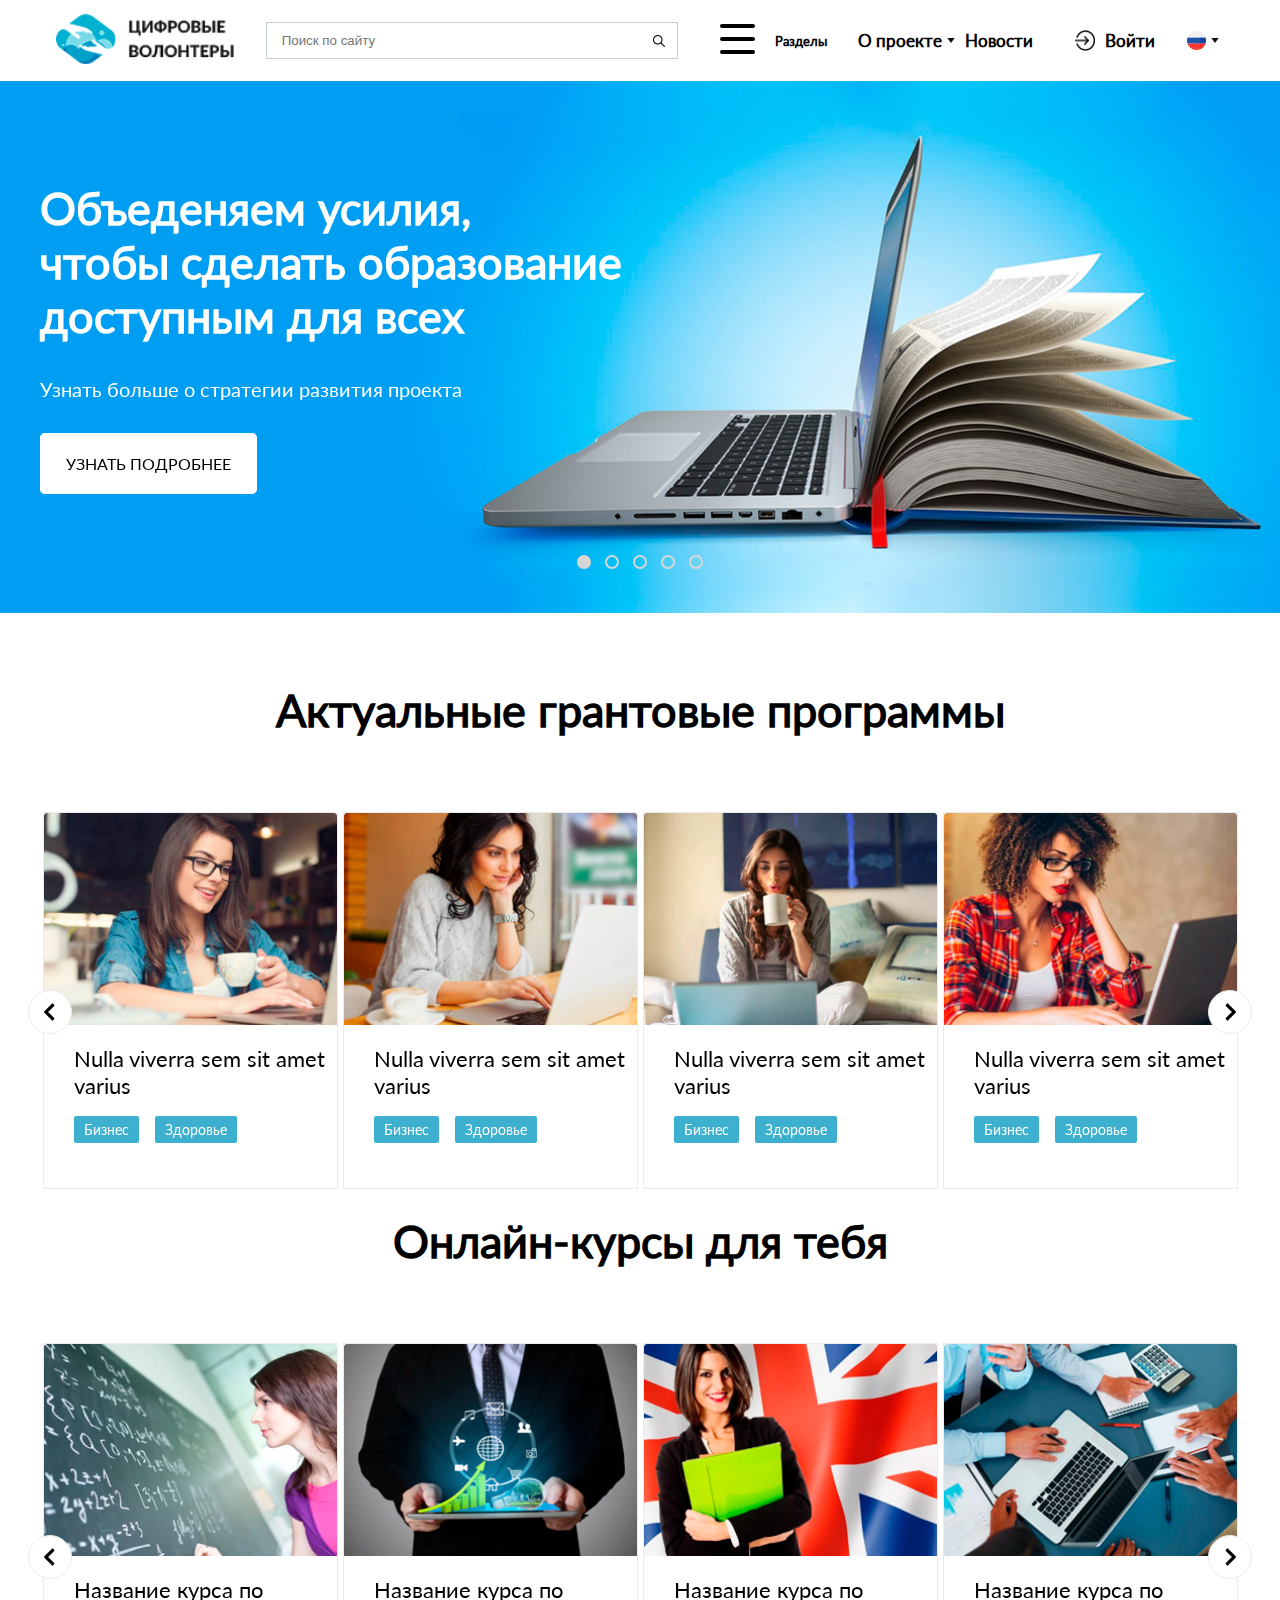
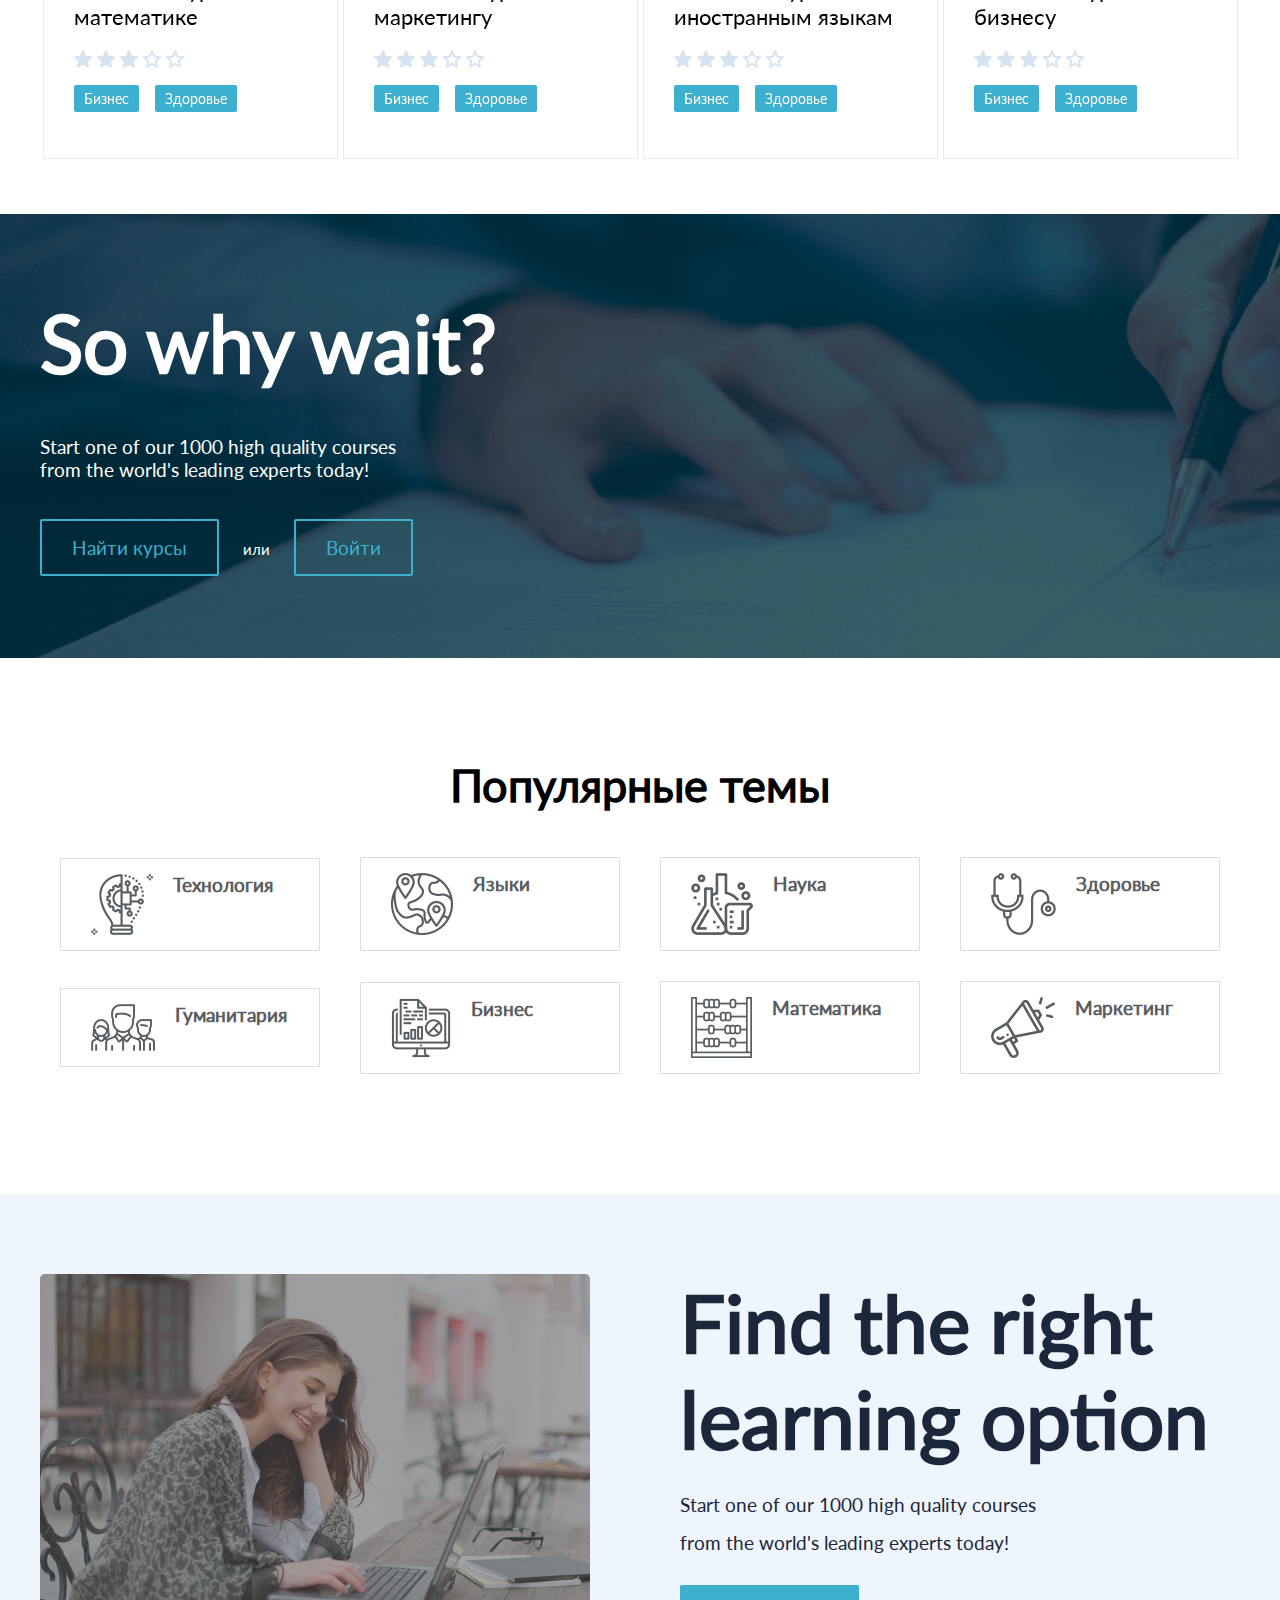
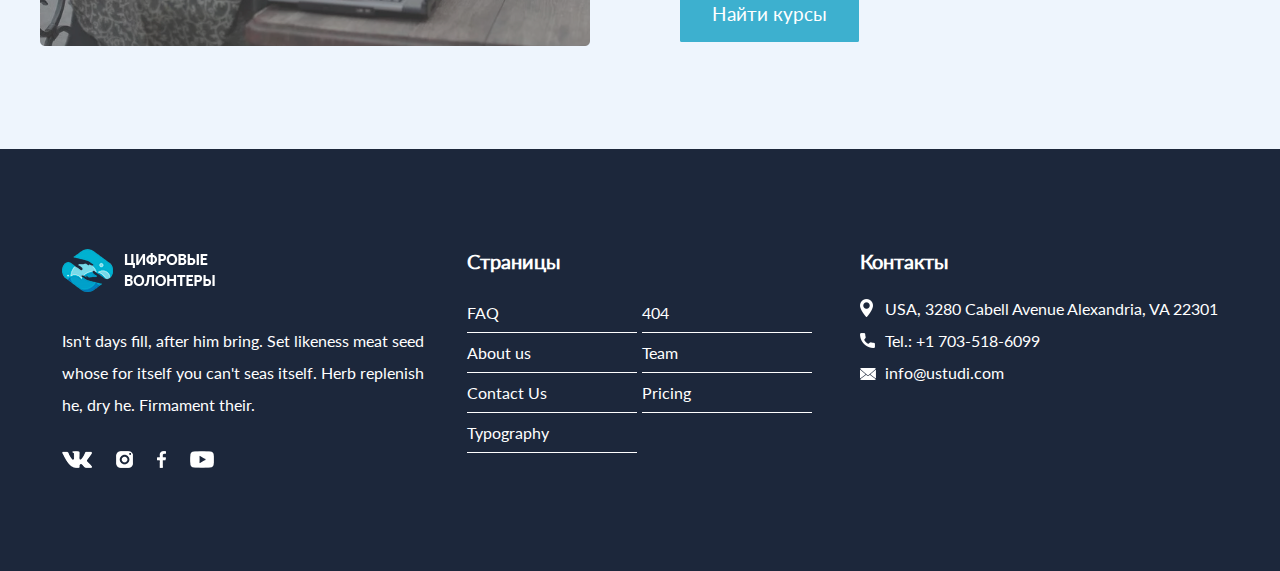
<file: index.html>
<!DOCTYPE html>
<html lang="ru">
<head>
    <meta charset="UTF-8">
    <meta name="viewport" content="width=device-width, initial-scale=1.0">
    <title>Цифровые волонтеры</title>
    <link rel="stylesheet" href="style.css">
    <link rel="stylesheet" href="libs/owlcarousel/owl.carousel.min.css">
    <link rel="stylesheet" href="libs/owlcarousel/owl.theme.default.min.css">
</head>
<body>
    <section class="header-top">
        <div class="header-top__logo">
           <a href="#"><img src="img/logo.png" alt="logo"></a> 
        </div>
        <div class="header-top__search">
            <input type="text" placeholder="Поиск по сайту">
            <a href="#"><img class="header-top__search--img" src="img/search.png" alt="search"></a>
        </div>
        <div class="header-top__nav--main">
            <div class="conteiner">
                <input type="checkbox" id="checkbox1" class="checkbox1 visuallyHidden">
                <label for="checkbox1">
                    <div class="icon-1 nav-icon-5">
                        <span></span>
                        <span></span>
                        <span></span>
                    </div>
                </label>
            </div>
            <span>Разделы</span>
            <div class="header-top__drop">
                <a class="header-top__drop1" href="/grants.html">Гранты</a>
                <a class="header-top__drop2" href="/courses.html">Курсы</a>
                <a class="header-top__drop3" href="#">Стажировки</a>
                <a class="header-top__drop4" href="#">Конкурсы</a>
                <a class="header-top__drop5" href="#">Помощь</a>
            </div>
        </div>
        <div class="header-top__nav">
            <ul class="header-top__nav--list">
                <li>
                    <a class="header-top__nav--link" href="#">О проекте
                        <img src="/img/down.png" alt="down">
                    </a>
                </li>
                <li>
                    <a href="#">Новости</a>
                </li>
            </ul>
        </div>
        <div class="header-top__private">
            <a href="#"><img src="/img/login.png" alt="login">Войти</a> 
        </div>
        <div class="header-top__lang">
            <a href="#">
                <img src="/img/russia.png" alt="russia">
                <img src="/img/down.png" alt="down">
            </a>
        </div>
        <nav class="header-top__drop--right nav">
            <a class="nav-item" href="/grants.html">Гранты</a>
            <a class="nav-item" href="/courses.html">Курсы</a>
            <a class="nav-item" href="#">Стажировки</a>
            <a class="nav-item" href="#">Конкурсы</a>
            <a class="nav-item" href="#">Помощь</a>
            <a class="nav-item" href="#">О проекте</a>
            <a class="nav-item" href="#">Новости</a>
            <a class="nav-item" href="#">Войти</a>
            <a class="nav-item" href="#">
                <img src="/img/russia.png" alt="russia">
                <img src="/img/down.png" alt="down">
            </a>
        </nav>
        <div class="icon nav-icon-4">
            <span></span>
            <span></span>
            <span></span>
        </div>
    </section>
    <section id="sliders" class="sliders owl-carousel">
        <div class="sliders-content">
            <div class="sliders-content__title">Объеденяем усилия, <br>чтобы сделать образование<br>доступным для всех</div>
            <div class="sliders-content__text">Узнать больше о стратегии развития проекта</div>
            <a class="sliders-content__btn" href="#">УЗНАТЬ ПОДРОБНЕЕ</a>
        </div>
        <div class="sliders-content">
            <div class="sliders-content__title">Объеденяем усилия, <br>чтобы сделать образование<br>доступным для всех</div>
            <div class="sliders-content__text">Узнать больше о стратегии развития проекта</div>
            <a class="sliders-content__btn" href="#">УЗНАТЬ ПОДРОБНЕЕ</a>
        </div>
        <div class="sliders-content">
            <div class="sliders-content__title">Объеденяем усилия, <br>чтобы сделать образование<br>доступным для всех</div>
            <div class="sliders-content__text">Узнать больше о стратегии развития проекта</div>
            <a class="sliders-content__btn" href="#">УЗНАТЬ ПОДРОБНЕЕ</a>
        </div>
        <div class="sliders-content">
            <div class="sliders-content__title">Объеденяем усилия, <br>чтобы сделать образование<br>доступным для всех</div>
            <div class="sliders-content__text">Узнать больше о стратегии развития проекта</div>
            <a class="sliders-content__btn" href="#">УЗНАТЬ ПОДРОБНЕЕ</a>
        </div>
        <div class="sliders-content">
            <div class="sliders-content__title">Объеденяем усилия, <br>чтобы сделать образование<br>доступным для всех</div>
            <div class="sliders-content__text">Узнать больше о стратегии развития проекта</div>
            <a class="sliders-content__btn" href="#">УЗНАТЬ ПОДРОБНЕЕ</a>
        </div>
    </section>
    <section class="sliders-mini">
        <h2 class="sliders-mini__title">Актуальные грантовые программы</h2>
        <div id="sliders-mini__carousel--1" class="sliders-mini__wrapper owl-carousel owl-reponsive">
            <div class="sliders-mini__block">
                <img src="img/Слой 1.png" alt="">
                <div class="sliders-mini__content">
                    <p>Nulla viverra sem sit amet varius</p>
                    <a href="#">Бизнес</a>
                    <a href="#">Здоровье</a>
                </div>
            </div>
            <div class="sliders-mini__block">
                <img src="img/Слой 2.png" alt="">
                <div class="sliders-mini__content">
                    <p>Nulla viverra sem sit amet varius</p>
                    <a href="#">Бизнес</a>
                    <a href="#">Здоровье</a>
                </div>
            </div>
            <div class="sliders-mini__block">
                <img src="img/Слой 3.png" alt="">
                <div class="sliders-mini__content">
                    <p>Nulla viverra sem sit amet varius</p>
                    <a href="#">Бизнес</a>
                    <a href="#">Здоровье</a>    
                </div>
            </div>
            <div class="sliders-mini__block">
                <img src="img/Слой 4.png" alt="">
                <div class="sliders-mini__content">
                    <p>Nulla viverra sem sit amet varius</p>
                    <a href="#">Бизнес</a>
                    <a href="#">Здоровье</a>    
                </div>
            </div>
        </div>
        <div class="sliders-mini__carousel--1">
            <img id="sliders_back1" class="sliders-mini__carousel-1--back" src="/img/back_arrow.png" alt="back">
            <img id="sliders_next1" class="sliders-mini__carousel-1--next" src="/img/next_arrow.png" alt="next">
        </div>
        
        <h2 class="sliders-mini__title">Онлайн-курсы для тебя</h2>
        <div id="sliders-mini__carousel--2" class="sliders-mini__wrapper owl-carousel owl-reponsive">
            <div class="sliders-mini__block--2">
                <img src="img/Слой 5.png" alt="">
                <div class="sliders-mini__content">
                    <p>Название курса по математике</p>
                    <div class="sliders-mini__ratings">
                        <span class="star-active"></span>
                        <span class="star-active"></span>
                        <span class="star-active"></span>
                        <span class="star"></span>
                        <span class="star"></span>
                    </div>
                    <a href="#">Бизнес</a>
                    <a href="#">Здоровье</a>
                </div>
            </div>
            <div class="sliders-mini__block--2">
                <img src="img/Слой 6.png" alt="">
                <div class="sliders-mini__content">
                    <p>Название курса по маркетингу</p>
                    <div class="sliders-mini__ratings">
                        <span class="star-active"></span>
                        <span class="star-active"></span>
                        <span class="star-active"></span>
                        <span class="star"></span>
                        <span class="star"></span>
                    </div>
                    <a href="#">Бизнес</a>
                    <a href="#">Здоровье</a>
                </div>
            </div>
            <div class="sliders-mini__block--2">
                <img src="img/Слой 7.png" alt="">
                <div class="sliders-mini__content">
                    <p>Название курса по иностранным языкам</p>
                    <div class="sliders-mini__ratings">
                        <span class="star-active"></span>
                        <span class="star-active"></span>
                        <span class="star-active"></span>
                        <span class="star"></span>
                        <span class="star"></span>
                    </div>
                    <a href="#">Бизнес</a>
                    <a href="#">Здоровье</a>    
                </div>
            </div>
            <div class="sliders-mini__block--2">
                <img src="img/Слой 8.png" alt="">
                <div class="sliders-mini__content">
                    <p>Название курса по бизнесу</p>
                    <div class="sliders-mini__ratings">
                        <span class="star-active"></span>
                        <span class="star-active"></span>
                        <span class="star-active"></span>
                        <span class="star"></span>
                        <span class="star"></span>
                    </div>
                    <a href="#">Бизнес</a>
                    <a href="#">Здоровье</a>    
                </div>
            </div>
        </div>
        <div class="sliders-mini__carousel--1">
            <img id="sliders_back2" class="sliders-mini__carousel-2--back" src="/img/back_arrow.png" alt="back">
            <img id="sliders_next2" class="sliders-mini__carousel-2--next" src="/img/next_arrow.png" alt="next">
        </div>
    </section>
    <section class="log-in">
        <div class="log-in-wrapper">
            <h2 class="log-in__title">So why wait?</h2>
            <p class="log-in__text">Start one of our 1000 high quality courses<br>from the world's leading experts today!</p>
            <a class="log-in__btn--1" href="#">Найти курсы</a>
            <span>или</span>
            <a class="log-in__btn--2" href="#">Войти</a>
        </div>
    </section>
    <section class="themes">
        <h2 class="themes-title">Популярные темы</h2>
        <div class="themes-items__wrapper">
            <a href="#" class="themes-items">
                <img src="img/idea.png" alt="idea"> 
                <h3>Технология</h3>
            </a>
            <a href="#" class="themes-items">
                <img src="img/world.png" alt="world"> 
                <h3>Языки</h3>
            </a>
            <a href="#" class="themes-items">
                <img src="img/lab.png" alt="lab"> 
                <h3>Наука</h3>
            </a>
            <a href="#" class="themes-items">
                <img src="img/doctor.png" alt="doctor"> 
                <h3>Здоровье</h3>
            </a>
            <a href="#" class="themes-items">
                <img src="img/team.png" alt="team"> 
                <h3>Гуманитария</h3>
            </a>
            <a href="#" class="themes-items">
                <img src="img/analysis.png" alt="analysis"> 
                <h3>Бизнес</h3>
            </a>
            <a href="#" class="themes-items">
                <img src="img/calculator.png" alt="calculator"> 
                <h3>Математика</h3>
            </a>
            <a href="#" class="themes-items">
                <img src="img/shout.png" alt="shout"> 
                <h3>Маркетинг</h3>
            </a>
        </div>
    </section>
    <section class="search">
        <div class="search-wrapper">
            <div class="search__img">
                <img src="img/foto search.png" alt="">
            </div>
            <div class="search__content">
                <h2 class="search__title">Find the right learning option</h2>
                <p class="search__text">Start one of our 1000 high quality courses<br>
                    from the world's leading experts today!</p>
                <a class="search__btn" href="#">Найти курсы</a>
            </div>
        </div>
    </section>
    <footer class="footer">
        <div class="footer-wrapper">
            <div class="footer-block__social">
                <img src="img/logo white.png" alt="logo">
                <p>Isn't days fill, after him bring. Set likeness meat seed<br>
                    whose for itself you can't seas itself. Herb replenish<br>
                    he, dry he. Firmament their.</p>
                <div class="footer-block__social--icons">
                    <a href="#"><img src="img/1.png" alt="vk"></a>
                    <a href="#"><img src="img/2.png" alt="instagram"></a>
                    <a href="#"><img src="img/3.png" alt="facebook"></a>
                    <a href="#"><img src="img/4.png" alt="youtube"></a>
                </div>

            </div>
            <div class="footer-block__nav">
                <h3 class="footer-block__title">Страницы</h3>
                <ul class="footer-block__nav--list">
                    <li><a href="#">FAQ</a></li>
                    <li><a href="#">404</a></li>
                    <li><a href="#">About us</a></li>
                    <li><a href="#">Team</a></li>
                    <li><a href="/contacts.html">Contact Us</a></li>
                    <li><a href="#">Pricing</a></li>
                    <li><a href="#">Typography</a></li>
                </ul>
            </div>
            <div class="footer-block__contacts">
                <h3 class="footer-block__title">Контакты</h3>
                <span class="footer-block__contacts--icon-sity">USA, 3280 Cabell Avenue Alexandria, VA 22301</span>
                <span class="footer-block__contacts--icon-phone">Tel.: +1 703-518-6099</span>
                <span class="footer-block__contacts--icon-email">info@ustudi.com</span>
            </div>
        </div>
    </footer>
    <script src="libs/jquery/jquery-3.4.1.min.js"></script>
    <script src="libs/owlcarousel/owl.carousel.min.js"></script>
    <script src="js/main.js"></script>
</body>
</html>
</file>
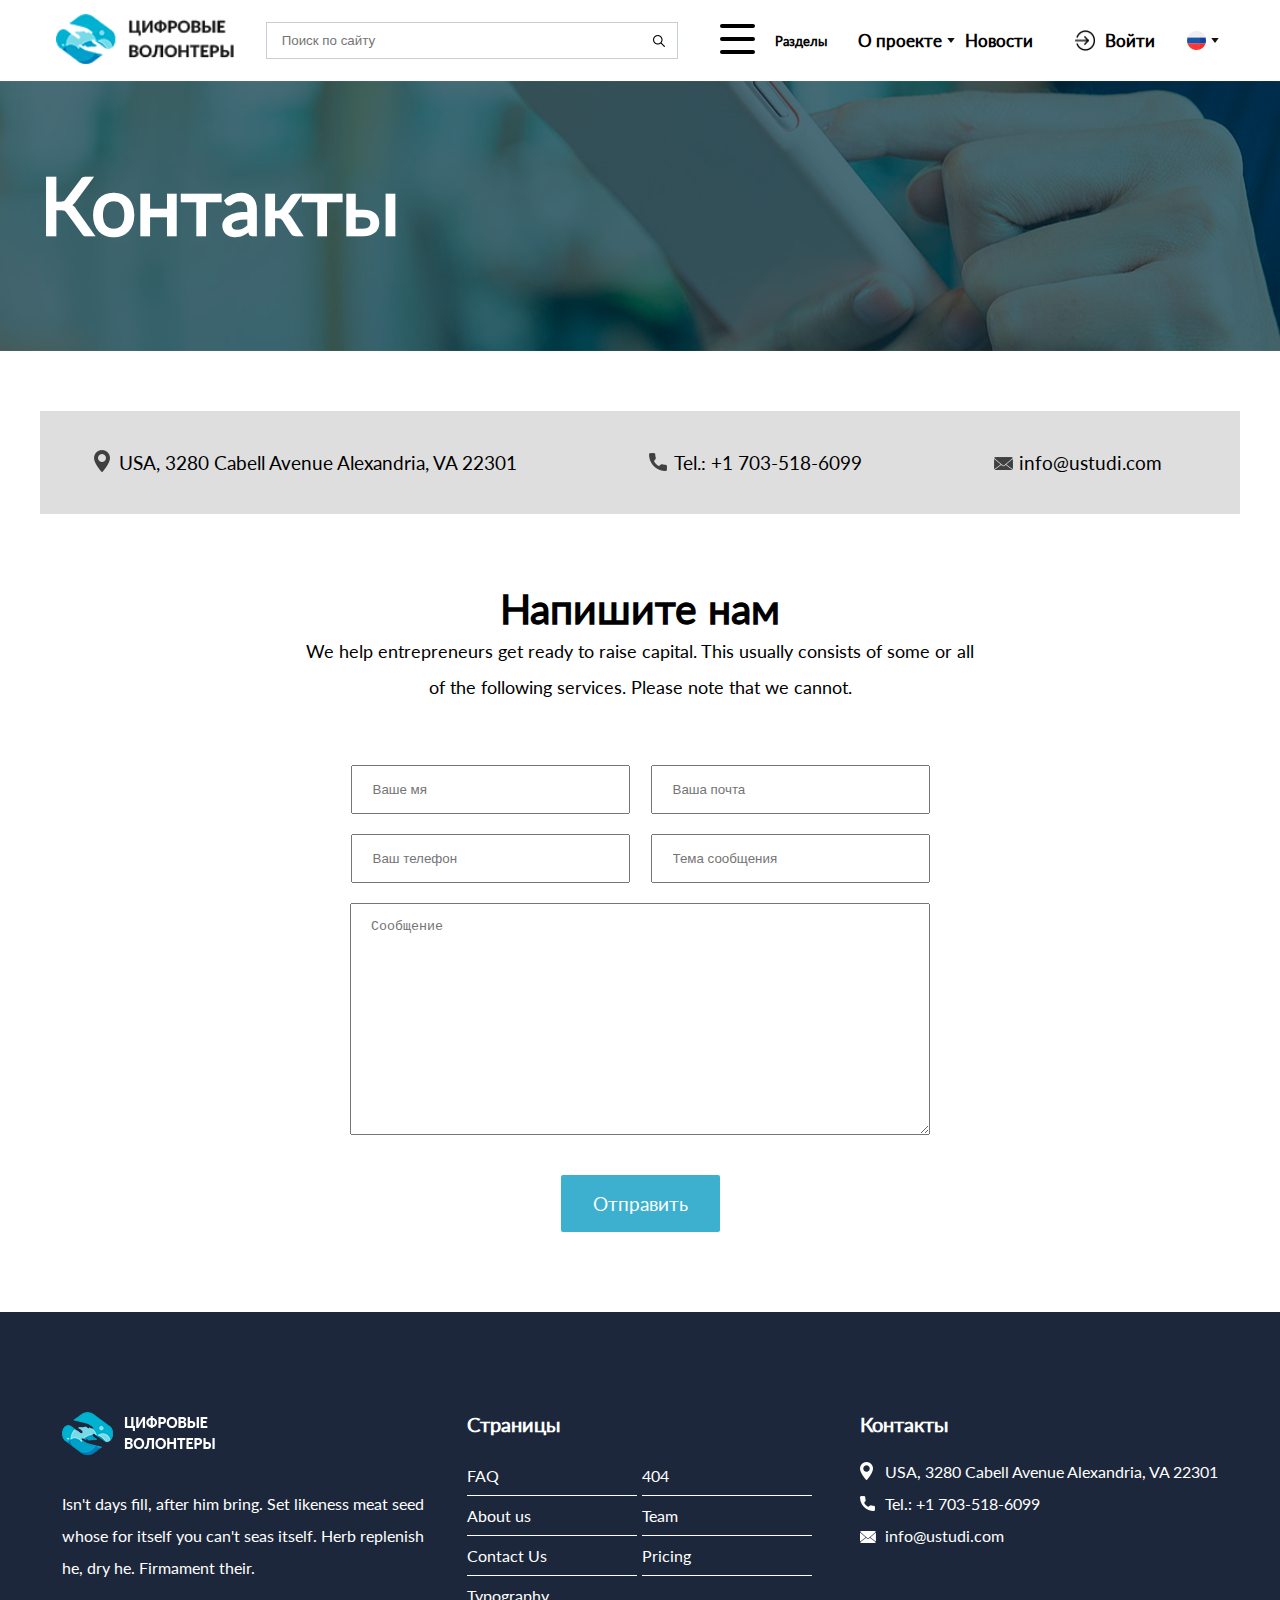
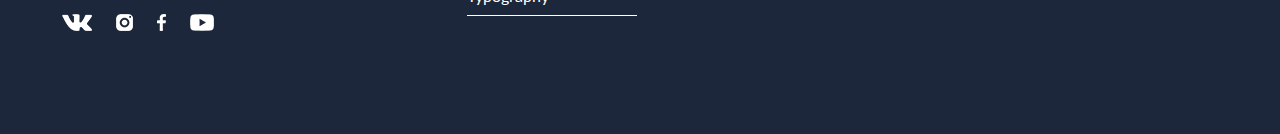
<file: contacts.html>
<!DOCTYPE html>
<html lang="ru">
<head>
    <meta charset="UTF-8">
    <meta name="viewport" content="width=device-width, initial-scale=1.0">
    <title>Contacts</title>
    <link rel="stylesheet" href="style.css">
</head>
<body>
    <section class="header-top">
        <div class="header-top__logo">
           <a href="#"><img src="img/logo.png" alt="logo"></a> 
        </div>
        <div class="header-top__search">
            <input type="text" placeholder="Поиск по сайту">
            <a href="#"><img class="header-top__search--img" src="img/search.png" alt="search"></a>
        </div>
        <div class="header-top__nav--main">
            <div class="conteiner">
                <input type="checkbox" id="checkbox1" class="checkbox1 visuallyHidden">
                <label for="checkbox1">
                    <div class="icon-1 nav-icon-5">
                        <span></span>
                        <span></span>
                        <span></span>
                    </div>
                </label>
            </div>
            <span>Разделы</span>
            <div class="header-top__drop">
                <a class="header-top__drop1" href="/grants.html">Гранты</a>
                <a class="header-top__drop2" href="/courses.html">Курсы</a>
                <a class="header-top__drop3" href="#">Стажировки</a>
                <a class="header-top__drop4" href="#">Конкурсы</a>
                <a class="header-top__drop5" href="#">Помощь</a>
            </div>
        </div>
        <div class="header-top__nav">
            <ul class="header-top__nav--list">
                <li>
                    <a class="header-top__nav--link" href="#">О проекте
                        <img src="/img/down.png" alt="down">
                    </a>
                </li>
                <li>
                    <a href="#">Новости</a>
                </li>
            </ul>
        </div>
        <div class="header-top__private">
            <a href="#"><img src="/img/login.png" alt="login">Войти</a> 
        </div>
        <div class="header-top__lang">
            <a href="#">
                <img src="/img/russia.png" alt="russia">
                <img src="/img/down.png" alt="down">
            </a>
        </div>
        <nav class="header-top__drop--right nav">
            <a class="nav-item" href="/grants.html">Гранты</a>
            <a class="nav-item" href="/courses.html">Курсы</a>
            <a class="nav-item" href="#">Стажировки</a>
            <a class="nav-item" href="#">Конкурсы</a>
            <a class="nav-item" href="#">Помощь</a>
            <a class="nav-item" href="#">О проекте</a>
            <a class="nav-item" href="#">Новости</a>
            <a class="nav-item" href="#">Войти</a>
            <a class="nav-item" href="#">
                <img src="/img/russia.png" alt="russia">
                <img src="/img/down.png" alt="down">
            </a>
        </nav>
        <div class="icon nav-icon-4">
            <span></span>
            <span></span>
            <span></span>
        </div>
    </section>
    <section class="forms">
        <div class="forms-header">
            <div class="forms__wrapper">
                <h2>Контакты</h2>
            </div>
        </div>
        <div class="forms-adress">
            <ul class="forms-adress__list forms__wrapper">
                <li class="forms-adress__icons-sity">USA, 3280 Cabell Avenue Alexandria, VA 22301</li>
                <li class="forms-adress__icons-phone">Tel.: +1 703-518-6099</li>
                <li class="forms-adress__icons-email">info@ustudi.com</li>
            </ul>
        </div>
        <div class="forms-content">
            <h3>Напишите нам</h3>
            <p>We help entrepreneurs get ready to raise capital. This usually consists of some or all<br>
            of the following services. Please note that we cannot.</p>
        </div>
        <form class="forms-inputs" action="#">
            <input type="name" placeholder="Ваше мя">
            <input type="email" placeholder="Ваша почта">
            <input type="tel" placeholder="Ваш телефон" pattern="^[ 0-9]+$">
            <input type="text" placeholder="Тема сообщения">
            <textarea placeholder="Сообщение"></textarea>
            <a class="forms__btn" href="#">Отправить</a>
        </form>
        
        
    </section>

    <footer class="footer">
        <div class="footer-wrapper">
            <div class="footer-block__social">
                <img src="img/logo white.png" alt="logo">
                <p>Isn't days fill, after him bring. Set likeness meat seed<br>
                    whose for itself you can't seas itself. Herb replenish<br>
                    he, dry he. Firmament their.</p>
                <div class="footer-block__social--icons">
                    <a href="#"><img src="img/1.png" alt="vk"></a>
                    <a href="#"><img src="img/2.png" alt="instagram"></a>
                    <a href="#"><img src="img/3.png" alt="facebook"></a>
                    <a href="#"><img src="img/4.png" alt="youtube"></a>
                </div>

            </div>
            <div class="footer-block__nav">
                <h3 class="footer-block__title">Страницы</h3>
                <ul class="footer-block__nav--list">
                    <li><a href="#">FAQ</a></li>
                    <li><a href="#">404</a></li>
                    <li><a href="#">About us</a></li>
                    <li><a href="#">Team</a></li>
                    <li><a href="/contacts.html">Contact Us</a></li>
                    <li><a href="#">Pricing</a></li>
                    <li><a href="#">Typography</a></li>
                </ul>
            </div>
            <div class="footer-block__contacts">
                <h3 class="footer-block__title">Контакты</h3>
                <span class="footer-block__contacts--icon-sity">USA, 3280 Cabell Avenue Alexandria, VA 22301</span>
                <span class="footer-block__contacts--icon-phone">Tel.: +1 703-518-6099</span>
                <span class="footer-block__contacts--icon-email">info@ustudi.com</span>
            </div>
        </div>
    </footer>
    <script src="libs/jquery/jquery-3.4.1.min.js"></script>
    <script src="js/main.js"></script>
</body>
</html>
</file>
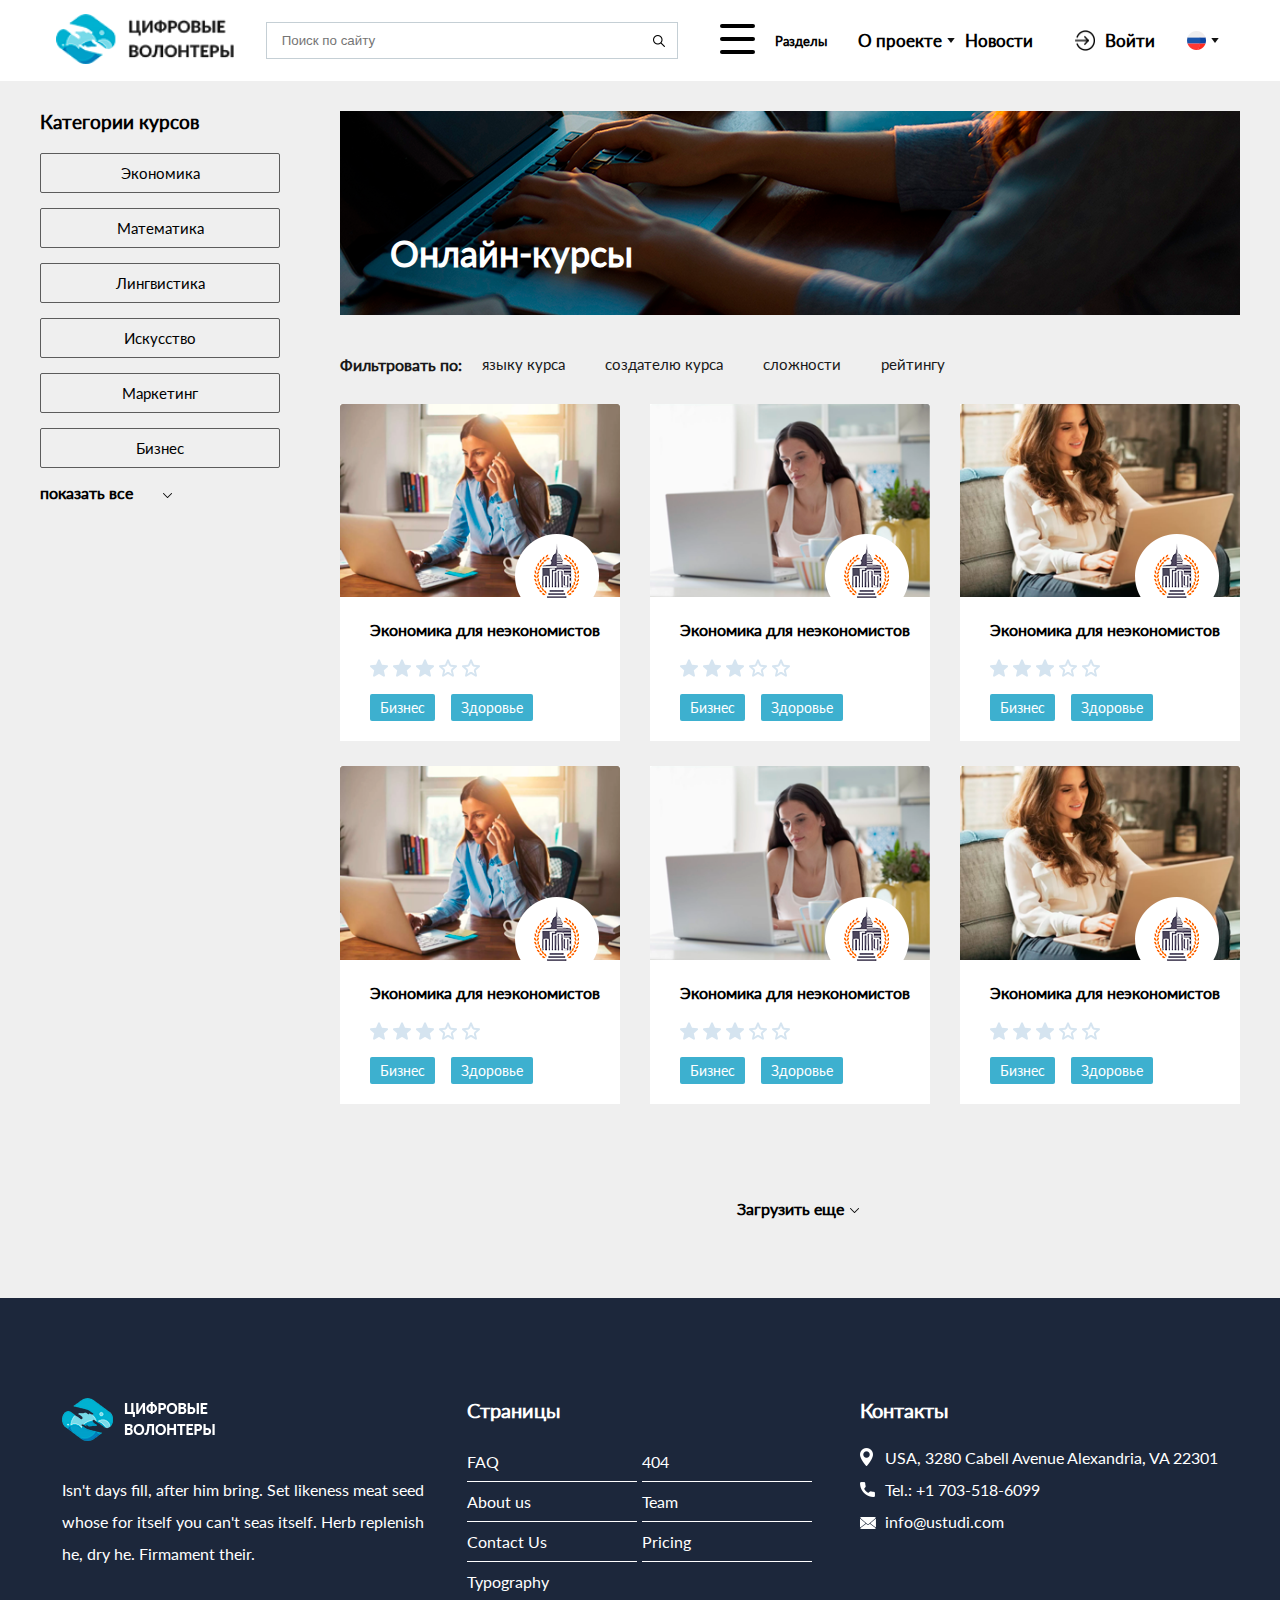
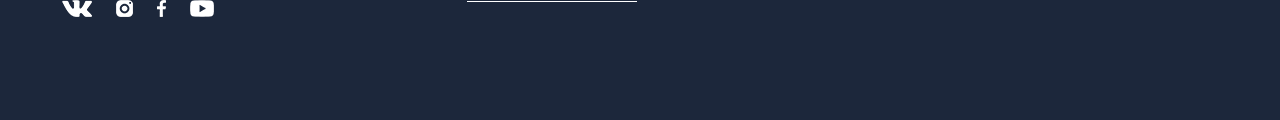
<file: courses.html>
<!DOCTYPE html>
<html lang="ru">
<head>
    <meta charset="UTF-8">
    <meta name="viewport" content="width=device-width, initial-scale=1.0">
    <title>Online course</title>
    <link rel="stylesheet" href="style.css">
</head>
<body>
    <section class="header-top">
        <div class="header-top__logo">
           <a href="/index.html"><img src="img/logo.png" alt="logo"></a> 
        </div>
        <div class="header-top__search">
            <input type="text" placeholder="Поиск по сайту">
            <a href="#"><img class="header-top__search--img" src="img/search.png" alt="search"></a>
        </div>
        <div class="header-top__nav--main">
            <div class="conteiner">
                <input type="checkbox" id="checkbox1" class="checkbox1 visuallyHidden">
                <label for="checkbox1">
                    <div class="icon-1 nav-icon-5">
                        <span></span>
                        <span></span>
                        <span></span>
                    </div>
                </label>
            </div>
            <span>Разделы</span>
            <div class="header-top__drop">
                <a class="header-top__drop1" href="/grants.html">Гранты</a>
                <a class="header-top__drop2" href="/courses.html">Курсы</a>
                <a class="header-top__drop3" href="#">Стажировки</a>
                <a class="header-top__drop4" href="#">Конкурсы</a>
                <a class="header-top__drop5" href="#">Помощь</a>
            </div>
        </div>
        <div class="header-top__nav">
            <ul class="header-top__nav--list">
                <li>
                    <a class="header-top__nav--link" href="#">О проекте
                        <img src="/img/down.png" alt="down">
                    </a>
                </li>
                <li>
                    <a href="#">Новости</a>
                </li>
            </ul>
        </div>
        <div class="header-top__private">
            <a href="#"><img src="/img/login.png" alt="login">Войти</a> 
        </div>
        <div class="header-top__lang">
            <a href="#">
                <img src="/img/russia.png" alt="russia">
                <img src="/img/down.png" alt="down">
            </a>
        </div>
        <nav class="header-top__drop--right nav">
            <a class="nav-item" href="/grants.html">Гранты</a>
            <a class="nav-item" href="/courses.html">Курсы</a>
            <a class="nav-item" href="#">Стажировки</a>
            <a class="nav-item" href="#">Конкурсы</a>
            <a class="nav-item" href="#">Помощь</a>
            <a class="nav-item" href="#">О проекте</a>
            <a class="nav-item" href="#">Новости</a>
            <a class="nav-item" href="#">Войти</a>
            <a class="nav-item" href="#">
                <img src="/img/russia.png" alt="russia">
                <img src="/img/down.png" alt="down">
            </a>
        </nav>
        <div class="icon nav-icon-4">
            <span></span>
            <span></span>
            <span></span>
        </div>
    </section>
    <section class="courses"> 
        <div class="wrapper-columns">
            <div class="wrapper-columns-small">
                <h3>Категории курсов</h3>
                <a href="#">Экономика</a>
                <a href="#">Математика</a>
                <a href="#">Лингвистика</a>
                <a href="#">Искусство</a>
                <a href="#">Маркетинг</a>
                <a href="#">Бизнес</a>
                <div class="wrapper-columns-small__more">
                    <a href="#">показать все</a> 
                </div>
            </div>
            <div class="courses-columns-xlarge">
                <div class="courses-img__bg">
                    <h2>Онлайн-курсы</h2>
                </div>
                <div class="courses-filters">
                    <h4>Фильтровать по:</h4>
                    <a href="#">языку курса</a>
                    <a href="#">создателю курса</a>
                    <a href="#">сложности</a>
                    <a href="#">рейтингу</a>
                </div>
                <div class="courses-blocks">
                    <div class="courses-mini__block">
                        <img src="img/sourses-1.png" alt="">
                        <div class="courses-mini__content">
                            <p>Экономика для неэкономистов</p>
                            <div class="courses-mini__ratings">
                                <span class="star-active"></span>
                                <span class="star-active"></span>
                                <span class="star-active"></span>
                                <span class="star"></span>
                                <span class="star"></span>
                            </div>
                            <a href="#">Бизнес</a>
                            <a href="#">Здоровье</a>
                        </div>
                    </div>
                    <div class="courses-mini__block">
                        <img src="img/sourses-2.png" alt="">
                        <div class="courses-mini__content">
                            <p>Экономика для неэкономистов</p>
                            <div class="courses-mini__ratings">
                                <span class="star-active"></span>
                                <span class="star-active"></span>
                                <span class="star-active"></span>
                                <span class="star"></span>
                                <span class="star"></span>
                            </div>
                            <a href="#">Бизнес</a>
                            <a href="#">Здоровье</a>
                        </div>
                    </div>
                    <div class="courses-mini__block">
                        <img src="img/sourses-3.png" alt="">
                        <div class="courses-mini__content">
                            <p>Экономика для неэкономистов</p>
                            <div class="courses-mini__ratings">
                                <span class="star-active"></span>
                                <span class="star-active"></span>
                                <span class="star-active"></span>
                                <span class="star"></span>
                                <span class="star"></span>
                            </div>
                            <a href="#">Бизнес</a>
                            <a href="#">Здоровье</a>
                        </div>
                    </div>
                    <div class="courses-mini__block">
                        <img src="img/sourses-1.png" alt="">
                        <div class="courses-mini__content">
                            <p>Экономика для неэкономистов</p>
                            <div class="courses-mini__ratings">
                                <span class="star-active"></span>
                                <span class="star-active"></span>
                                <span class="star-active"></span>
                                <span class="star"></span>
                                <span class="star"></span>
                            </div>
                            <a href="#">Бизнес</a>
                            <a href="#">Здоровье</a>
                        </div>
                    </div>
                    <div class="courses-mini__block">
                        <img src="img/sourses-2.png" alt="">
                        <div class="courses-mini__content">
                            <p>Экономика для неэкономистов</p>
                            <div class="courses-mini__ratings">
                                <span class="star-active"></span>
                                <span class="star-active"></span>
                                <span class="star-active"></span>
                                <span class="star"></span>
                                <span class="star"></span>
                            </div>
                            <a href="#">Бизнес</a>
                            <a href="#">Здоровье</a>
                        </div>
                    </div>
                    <div class="courses-mini__block">
                        <img src="img/sourses-3.png" alt="">
                        <div class="courses-mini__content">
                            <p>Экономика для неэкономистов</p>
                            <div class="courses-mini__ratings">
                                <span class="star-active"></span>
                                <span class="star-active"></span>
                                <span class="star-active"></span>
                                <span class="star"></span>
                                <span class="star"></span>
                            </div>
                            <a href="#">Бизнес</a>
                            <a href="#">Здоровье</a>
                        </div>
                    </div>
                </div>
                <div class="wrapper-columns-xlarge__more">
                    <a href="#">Загрузить еще</a> 
                </div>

            </div>

        </div>
    </section>

    
    <footer class="footer">
        <div class="footer-wrapper">
            <div class="footer-block__social">
                <img src="img/logo white.png" alt="logo">
                <p>Isn't days fill, after him bring. Set likeness meat seed<br>
                    whose for itself you can't seas itself. Herb replenish<br>
                    he, dry he. Firmament their.</p>
                <div class="footer-block__social--icons">
                    <a href="#"><img src="img/1.png" alt="vk"></a>
                    <a href="#"><img src="img/2.png" alt="instagram"></a>
                    <a href="#"><img src="img/3.png" alt="facebook"></a>
                    <a href="#"><img src="img/4.png" alt="youtube"></a>
                </div>

            </div>
            <div class="footer-block__nav">
                <h3 class="footer-block__title">Страницы</h3>
                <ul class="footer-block__nav--list">
                    <li><a href="#">FAQ</a></li>
                    <li><a href="#">404</a></li>
                    <li><a href="#">About us</a></li>
                    <li><a href="#">Team</a></li>
                    <li><a href="/contacts.html">Contact Us</a></li>
                    <li><a href="#">Pricing</a></li>
                    <li><a href="#">Typography</a></li>
                </ul>
            </div>
            <div class="footer-block__contacts">
                <h3 class="footer-block__title">Контакты</h3>
                <span class="footer-block__contacts--icon-sity">USA, 3280 Cabell Avenue Alexandria, VA 22301</span>
                <span class="footer-block__contacts--icon-phone">Tel.: +1 703-518-6099</span>
                <span class="footer-block__contacts--icon-email">info@ustudi.com</span>
            </div>
        </div>
    </footer>
    <script src="libs/jquery/jquery-3.4.1.min.js"></script>
    <script src="js/main.js"></script>
</body>
</html>
</file>
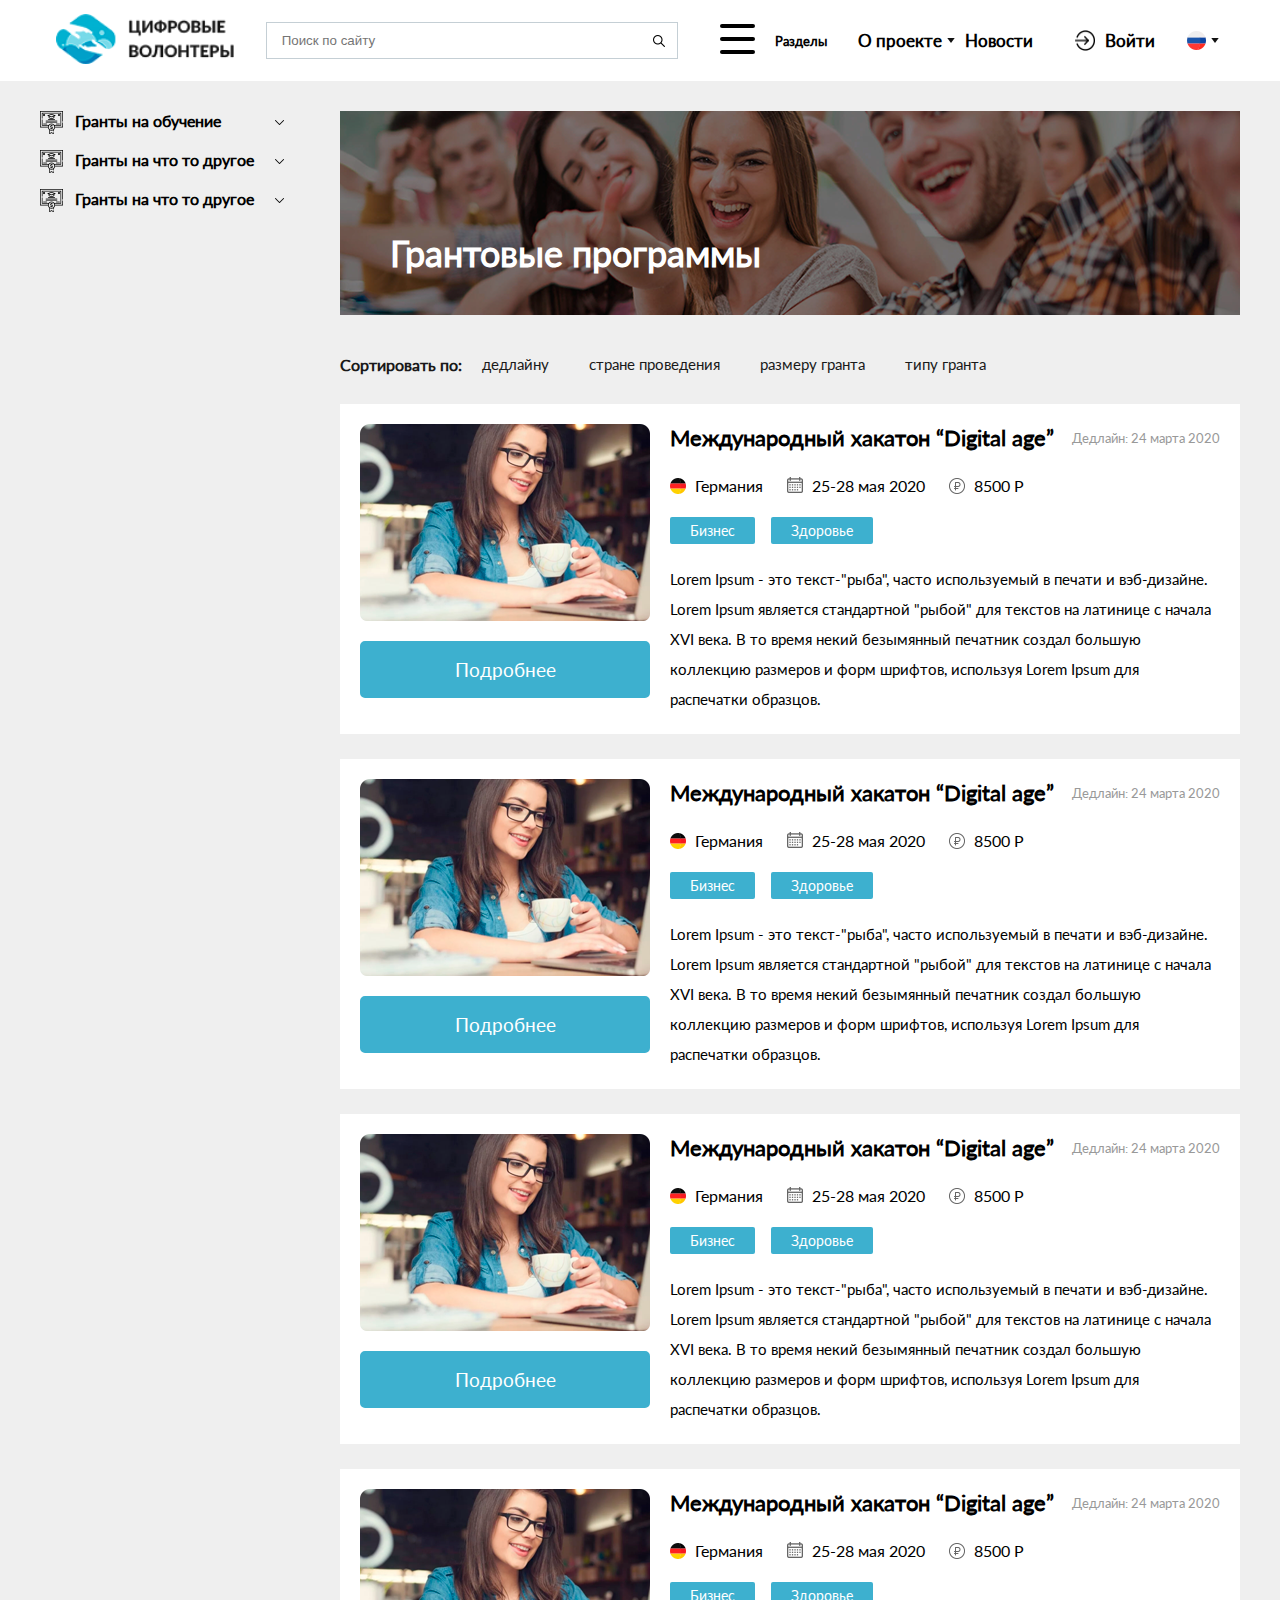
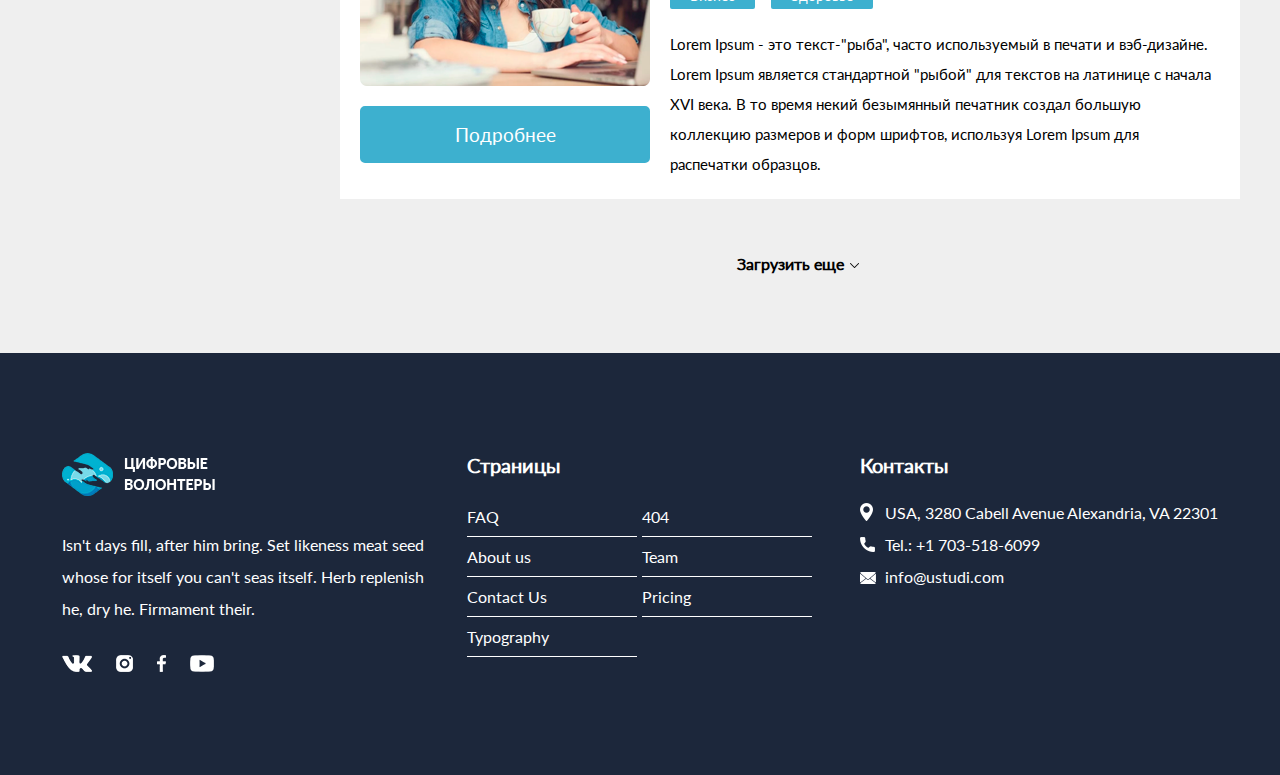
<file: grants.html>
<!DOCTYPE html>
<html lang="ru">
<head>
    <meta charset="UTF-8">
    <meta name="viewport" content="width=device-width, initial-scale=1.0">
    <title>Grants</title>
    <link rel="stylesheet" href="style.css">
</head>
<body>
    <section class="header-top">
        <div class="header-top__logo">
           <a href="/index.html"><img src="img/logo.png" alt="logo"></a> 
        </div>
        <div class="header-top__search">
            <input type="text" placeholder="Поиск по сайту">
            <a href="#"><img class="header-top__search--img" src="img/search.png" alt="search"></a>
        </div>
        <div class="header-top__nav--main">
            <div class="conteiner">
                <input type="checkbox" id="checkbox1" class="checkbox1 visuallyHidden">
                <label for="checkbox1">
                    <div class="icon-1 nav-icon-5">
                        <span></span>
                        <span></span>
                        <span></span>
                    </div>
                </label>
            </div>
            <span>Разделы</span>
            <div class="header-top__drop">
                <a class="header-top__drop1" href="/grants.html">Гранты</a>
                <a class="header-top__drop2" href="/courses.html">Курсы</a>
                <a class="header-top__drop3" href="#">Стажировки</a>
                <a class="header-top__drop4" href="#">Конкурсы</a>
                <a class="header-top__drop5" href="#">Помощь</a>
            </div>
        </div>
        <div class="header-top__nav">
            <ul class="header-top__nav--list">
                <li>
                    <a class="header-top__nav--link" href="#">О проекте
                        <img src="/img/down.png" alt="down">
                    </a>
                </li>
                <li>
                    <a href="#">Новости</a>
                </li>
            </ul>
        </div>
        <div class="header-top__private">
            <a href="#"><img src="/img/login.png" alt="login">Войти</a> 
        </div>
        <div class="header-top__lang">
            <a href="#">
                <img src="/img/russia.png" alt="russia">
                <img src="/img/down.png" alt="down">
            </a>
        </div>
        <nav class="header-top__drop--right nav">
            <a class="nav-item" href="/grants.html">Гранты</a>
            <a class="nav-item" href="/courses.html">Курсы</a>
            <a class="nav-item" href="#">Стажировки</a>
            <a class="nav-item" href="#">Конкурсы</a>
            <a class="nav-item" href="#">Помощь</a>
            <a class="nav-item" href="#">О проекте</a>
            <a class="nav-item" href="#">Новости</a>
            <a class="nav-item" href="#">Войти</a>
            <a class="nav-item" href="#">
                <img src="/img/russia.png" alt="russia">
                <img src="/img/down.png" alt="down">
            </a>
        </nav>
        <div class="icon nav-icon-4">
            <span></span>
            <span></span>
            <span></span>
        </div>
    </section>
    <section class="grants">
        <div class="wrapper-columns">
            <div class="wrapper-columns-small">
                <div class="wrapper-columns__list" data-name="accordeon-title">Гранты на обучение</div>
                <ul class="accordeon-body">
                    <li class="wrapper-columns__list--item"> <a href="#">Категория 1</a></li>
                    <li class="wrapper-columns__list--item"> <a href="#">Категория 2</a></li>
                    <li class="wrapper-columns__list--item"> <a href="#">Категория 3</a></li>
                    <li class="wrapper-columns__list--item"> <a href="#">Категория 4</a></li>
                    <li class="wrapper-columns__list--item"> <a href="#">Категория 5</a></li>
                </ul>
                
                <div class="wrapper-columns__list" data-name="accordeon-title">Гранты на что то другое</div>
                <ul class="accordeon-body">
                    <li class="wrapper-columns__list--item"> <a href="#">Категория 1</a></li>
                    <li class="wrapper-columns__list--item"> <a href="#">Категория 2</a></li>
                    <li class="wrapper-columns__list--item"> <a href="#">Категория 3</a></li>
                    <li class="wrapper-columns__list--item"> <a href="#">Категория 4</a></li>
                    <li class="wrapper-columns__list--item"> <a href="#">Категория 5</a></li>
                </ul>
                
                <div class="wrapper-columns__list" data-name="accordeon-title">Гранты на что то другое</div>
                <ul class="accordeon-body">
                    <li class="wrapper-columns__list--item"> <a href="#">Категория 1</a></li>
                    <li class="wrapper-columns__list--item"> <a href="#">Категория 2</a></li>
                    <li class="wrapper-columns__list--item"> <a href="#">Категория 3</a></li>
                    <li class="wrapper-columns__list--item"> <a href="#">Категория 4</a></li>
                    <li class="wrapper-columns__list--item"> <a href="#">Категория 5</a></li>
                </ul>
                
            </div>
            <div class="wrapper-columns-xlarge">
                <div class="wrapper-columns-xlarge__img--bg">
                    <h2>Грантовые программы</h2>
                </div>
                <div class="wrapper-columns-xlarge__filters">
                    <h4>Сортировать по:</h4>
                    <a href="#">дедлайну</a>
                    <a href="#">стране проведения</a>
                    <a href="#">размеру гранта</a>
                    <a href="#">типу гранта</a>
                </div>
                <div class="wrapper-columns-xlarge__block--grant">
                    <div class="wrapper-columns-xlarge__img">
                        <img src="/img/grant.png" alt="grant">
                        <a class="wrapper-columns-xlarge__btn">Подробнее</a>    
                    </div>
                    <div class="wrapper-columns-xlarge__contents">
                        <div class="wrapper-columns-xlarge__contents--title">
                            <h3>Международный хакатон “Digital age”</h3>
                            <p>Дедлайн: 24 марта 2020</p>
                        </div>
                        <div class="wrapper-columns-xlarge__contents--info">
                            <span class="wrapper-columns-xlarge__contents--info-place">Германия</span>
                            <span class="wrapper-columns-xlarge__contents--info-data">25-28 мая 2020</span>
                            <span class="wrapper-columns-xlarge__contents--info-price">8500 Р</span>
                        </div>
                        <div class="wrapper-columns-xlarge__contents--stickers">
                            <a href="#">Бизнес</a>
                            <a href="#">Здоровье</a>
                        </div>
                        <div class="wrapper-columns-xlarge__contents--text">
                            <p>Lorem Ipsum - это текст-"рыба", часто используемый в печати и вэб-дизайне. Lorem Ipsum
                                является стандартной "рыбой" для текстов на латинице с начала XVI века. В то время
                                некий безымянный печатник создал большую коллекцию размеров и форм шрифтов,
                                используя Lorem Ipsum для распечатки образцов.</p>

                        </div>
                    </div>
                </div>
                <div class="wrapper-columns-xlarge__block--grant">
                    <div class="wrapper-columns-xlarge__img">
                        <img src="/img/grant.png" alt="grant">
                        <a class="wrapper-columns-xlarge__btn">Подробнее</a>    
                    </div>
                    <div class="wrapper-columns-xlarge__contents">
                        <div class="wrapper-columns-xlarge__contents--title">
                            <h3>Международный хакатон “Digital age”</h3>
                            <p>Дедлайн: 24 марта 2020</p>
                        </div>
                        <div class="wrapper-columns-xlarge__contents--info">
                            <span class="wrapper-columns-xlarge__contents--info-place">Германия</span>
                            <span class="wrapper-columns-xlarge__contents--info-data">25-28 мая 2020</span>
                            <span class="wrapper-columns-xlarge__contents--info-price">8500 Р</span>
                        </div>
                        <div class="wrapper-columns-xlarge__contents--stickers">
                            <a href="#">Бизнес</a>
                            <a href="#">Здоровье</a>
                        </div>
                        <div class="wrapper-columns-xlarge__contents--text">
                            <p>Lorem Ipsum - это текст-"рыба", часто используемый в печати и вэб-дизайне. Lorem Ipsum
                                является стандартной "рыбой" для текстов на латинице с начала XVI века. В то время
                                некий безымянный печатник создал большую коллекцию размеров и форм шрифтов,
                                используя Lorem Ipsum для распечатки образцов.</p>

                        </div>
                    </div>
                </div>
                <div class="wrapper-columns-xlarge__block--grant">
                    <div class="wrapper-columns-xlarge__img">
                        <img src="/img/grant.png" alt="grant">
                        <a class="wrapper-columns-xlarge__btn">Подробнее</a>    
                    </div>
                    <div class="wrapper-columns-xlarge__contents">
                        <div class="wrapper-columns-xlarge__contents--title">
                            <h3>Международный хакатон “Digital age”</h3>
                            <p>Дедлайн: 24 марта 2020</p>
                        </div>
                        <div class="wrapper-columns-xlarge__contents--info">
                            <span class="wrapper-columns-xlarge__contents--info-place">Германия</span>
                            <span class="wrapper-columns-xlarge__contents--info-data">25-28 мая 2020</span>
                            <span class="wrapper-columns-xlarge__contents--info-price">8500 Р</span>
                        </div>
                        <div class="wrapper-columns-xlarge__contents--stickers">
                            <a href="#">Бизнес</a>
                            <a href="#">Здоровье</a>
                        </div>
                        <div class="wrapper-columns-xlarge__contents--text">
                            <p>Lorem Ipsum - это текст-"рыба", часто используемый в печати и вэб-дизайне. Lorem Ipsum
                                является стандартной "рыбой" для текстов на латинице с начала XVI века. В то время
                                некий безымянный печатник создал большую коллекцию размеров и форм шрифтов,
                                используя Lorem Ipsum для распечатки образцов.</p>

                        </div>
                    </div>
                </div>
                <div class="wrapper-columns-xlarge__block--grant">
                    <div class="wrapper-columns-xlarge__img">
                        <img src="/img/grant.png" alt="grant">
                        <a class="wrapper-columns-xlarge__btn">Подробнее</a>    
                    </div>
                    <div class="wrapper-columns-xlarge__contents">
                        <div class="wrapper-columns-xlarge__contents--title">
                            <h3>Международный хакатон “Digital age”</h3>
                            <p>Дедлайн: 24 марта 2020</p>
                        </div>
                        <div class="wrapper-columns-xlarge__contents--info">
                            <span class="wrapper-columns-xlarge__contents--info-place">Германия</span>
                            <span class="wrapper-columns-xlarge__contents--info-data">25-28 мая 2020</span>
                            <span class="wrapper-columns-xlarge__contents--info-price">8500 Р</span>
                        </div>
                        <div class="wrapper-columns-xlarge__contents--stickers">
                            <a href="#">Бизнес</a>
                            <a href="#">Здоровье</a>
                        </div>
                        <div class="wrapper-columns-xlarge__contents--text">
                            <p>Lorem Ipsum - это текст-"рыба", часто используемый в печати и вэб-дизайне. Lorem Ipsum
                                является стандартной "рыбой" для текстов на латинице с начала XVI века. В то время
                                некий безымянный печатник создал большую коллекцию размеров и форм шрифтов,
                                используя Lorem Ipsum для распечатки образцов.</p>

                        </div>
                    </div>
                </div>
                <div class="wrapper-columns-xlarge__more">
                   <a href="#">Загрузить еще</a> 
                </div>
            </div>
        </div>
    </section>

    <footer class="footer">
        <div class="footer-wrapper">
            <div class="footer-block__social">
                <img src="img/logo white.png" alt="logo">
                <p>Isn't days fill, after him bring. Set likeness meat seed<br>
                    whose for itself you can't seas itself. Herb replenish<br>
                    he, dry he. Firmament their.</p>
                <div class="footer-block__social--icons">
                    <a href="#"><img src="img/1.png" alt="vk"></a>
                    <a href="#"><img src="img/2.png" alt="instagram"></a>
                    <a href="#"><img src="img/3.png" alt="facebook"></a>
                    <a href="#"><img src="img/4.png" alt="youtube"></a>
                </div>

            </div>
            <div class="footer-block__nav">
                <h3 class="footer-block__title">Страницы</h3>
                <ul class="footer-block__nav--list">
                    <li><a href="#">FAQ</a></li>
                    <li><a href="#">404</a></li>
                    <li><a href="#">About us</a></li>
                    <li><a href="#">Team</a></li>
                    <li><a href="/contacts.html">Contact Us</a></li>
                    <li><a href="#">Pricing</a></li>
                    <li><a href="#">Typography</a></li>
                </ul>
            </div>
            <div class="footer-block__contacts">
                <h3 class="footer-block__title">Контакты</h3>
                <span class="footer-block__contacts--icon-sity">USA, 3280 Cabell Avenue Alexandria, VA 22301</span>
                <span class="footer-block__contacts--icon-phone">Tel.: +1 703-518-6099</span>
                <span class="footer-block__contacts--icon-email">info@ustudi.com</span>
            </div>
        </div>
    </footer>

    <script src="libs/jquery/jquery-3.4.1.min.js"></script>
    <script src="js/main.js"></script>
</body>
</html>
</file>
<file: style.css>
body, ul, li, a, h2, h3, h4, p {
  margin: 0;
  padding: 0;
  box-sizing: border-box;
  max-width: 1980px;
  font-family: "Lato", sans-serif; }

@font-face {
  font-family: "Lato";
  src: url(fonts/Lato-Black.ttf);
  src: url(fonts/Lato-Bold.ttf);
  src: url(fonts/Lato-Heavy.ttf);
  src: url(fonts/Lato-Light.ttf);
  src: url(fonts/Lato-Medium.ttf);
  src: url(fonts/Lato-Regular.ttf); }
.header-top {
  display: flex;
  justify-content: space-around;
  align-items: center;
  height: 81px;
  background-color: #fff;
  max-width: 1200px;
  margin: 0 auto; }
  @media (max-width: 678px) {
    .header-top {
      flex-wrap: wrap;
      align-items: center;
      justify-content: space-between; } }

@media (max-width: 678px) {
  .header-top__logo {
    margin-left: 50px; } }
.header-top__logo img {
  height: 50px; }

.header-top__search {
  position: relative; }
  .header-top__search input {
    width: 380px;
    border: 1px solid #c5cfd5;
    padding: 10px 15px;
    color: #c5cfd5;
    outline: none; }
    @media (max-width: 1100px) {
      .header-top__search input {
        width: 150px; } }
    @media (max-width: 800px) {
      .header-top__search input {
        display: none; } }

.header-top__search--img {
  position: absolute;
  top: 13px;
  right: 13px;
  z-index: 3; }
  @media (max-width: 800px) {
    .header-top__search--img {
      display: none; } }

.header-top__nav--main {
  display: flex;
  align-items: center; }
  @media (max-width: 678px) {
    .header-top__nav--main {
      display: none; } }
  .header-top__nav--main .conteiner {
    margin-right: 10px; }
  .header-top__nav--main span {
    font-size: 13px;
    font-weight: 600; }
  .header-top__nav--main .visuallyHidden {
    position: absolute;
    overflow: hidden;
    clip: rect(0 0 0 0);
    height: 1px;
    width: 1px;
    margin: -1px;
    padding: 0;
    border: 0; }
  .header-top__nav--main .nav-icon-5 {
    width: 35px;
    height: 30px;
    margin: 10px 10px;
    position: relative;
    cursor: pointer;
    display: inline-block; }
  .header-top__nav--main .nav-icon-5 span {
    background-color: #000;
    position: absolute;
    border-radius: 2px;
    transition: 0.3s cubic-bezier(0.8, 0.5, 0.2, 1.4);
    width: 100%;
    height: 4px;
    transition-duration: 500ms; }
  .header-top__nav--main .nav-icon-5 span:nth-child(1) {
    top: 0px;
    left: 0px; }
  .header-top__nav--main .nav-icon-5 span:nth-child(2) {
    top: 13px;
    left: 0px;
    opacity: 1; }
  .header-top__nav--main .nav-icon-5 span:nth-child(3) {
    bottom: 0px;
    left: 0px; }
  .header-top__nav--main .nav-icon-5:not(.open):hover span:nth-child(1) {
    transform: rotate(-3deg) scaleY(1.1); }
  .header-top__nav--main .nav-icon-5:not(.open):hover span:nth-child(2) {
    transform: rotate(3deg) scaleY(1.1); }
  .header-top__nav--main .nav-icon-5:not(.open):hover span:nth-child(3) {
    transform: rotate(-4deg) scaleY(1.1); }
  .header-top__nav--main .nav-icon-5.open span:nth-child(1) {
    transform: rotate(45deg);
    top: 13px; }
  .header-top__nav--main .nav-icon-5.open span:nth-child(2) {
    opacity: 0; }
  .header-top__nav--main .nav-icon-5.open span:nth-child(3) {
    transform: rotate(-45deg);
    top: 13px; }

@media (max-width: 678px) {
  .header-top__nav {
    display: none; } }

.header-top__nav--list {
  display: flex; }
  @media (max-width: 678px) {
    .header-top__nav--list {
      flex-direction: column; } }
  .header-top__nav--list li {
    list-style-type: none;
    margin-right: 10px; }
    .header-top__nav--list li a {
      text-decoration: none;
      font-size: 17px;
      font-weight: 600;
      color: #000; }

.header-top__nav--link {
  display: flex;
  align-items: center; }
  .header-top__nav--link img {
    margin-left: 5px; }

@media (max-width: 678px) {
  .header-top__private {
    display: none; } }
.header-top__private a {
  display: flex;
  text-decoration: none;
  font-size: 17px;
  font-weight: 600;
  color: #000; }
.header-top__private img {
  margin-right: 10px; }

@media (max-width: 678px) {
  .header-top__lang {
    display: none; } }
.header-top__lang a {
  text-decoration: none;
  display: flex;
  align-items: center; }
.header-top__lang img {
  margin-right: 5px; }

.none {
  display: none !important; }

.header-top__drop {
  position: absolute;
  top: 100px;
  padding: 35px 0px 25px 35px;
  width: 300px;
  height: 100px;
  display: flex;
  flex-direction: column;
  flex-wrap: wrap;
  background-color: #fff;
  border: 1px solid #ebebeb;
  border-radius: 5px;
  z-index: 4; }
  @media (max-width: 600px) {
    .header-top__drop {
      left: 10%; } }
  @media (max-width: 450px) {
    .header-top__drop {
      padding: 15px 0px 5px 15px; } }
  .header-top__drop::before {
    content: "";
    display: block;
    position: absolute;
    top: -6px;
    left: 35px;
    background-color: #fff;
    padding: 5px;
    transform: rotate(45deg); }
    @media (max-width: 600px) {
      .header-top__drop::before {
        left: 50%; } }
  .header-top__drop a {
    align-items: center;
    text-decoration: none;
    color: #424242;
    font-size: 14px;
    font-weight: 600;
    margin-bottom: 15px;
    margin-right: 35px; }
    @media (max-width: 450px) {
      .header-top__drop a {
        margin-right: 5px; } }
    .header-top__drop a:nth-child(3) {
      margin-bottom: 0; }

.header-top__drop1::before {
  content: "";
  display: block;
  position: relative;
  background-image: url(../img/contract.png);
  background-repeat: no-repeat;
  width: 20px;
  height: 20px;
  float: left;
  margin-right: 5px; }

.header-top__drop2::before {
  content: "";
  display: block;
  position: relative;
  background-image: url(../img/books.png);
  background-repeat: no-repeat;
  width: 22px;
  height: 22px;
  float: left;
  margin-right: 5px; }

.header-top__drop3::before {
  content: "";
  display: block;
  position: relative;
  background-image: url(../img/bag.png);
  background-repeat: no-repeat;
  width: 22px;
  height: 22px;
  float: left;
  margin-right: 5px; }

.header-top__drop4::before {
  content: "";
  display: block;
  position: relative;
  background-image: url(../img/contest.png);
  background-repeat: no-repeat;
  width: 22px;
  height: 22px;
  float: left;
  margin-right: 5px; }

.header-top__drop5::before {
  content: "";
  display: block;
  position: relative;
  background-image: url(../img/info.png);
  background-repeat: no-repeat;
  width: 22px;
  height: 22px;
  float: left;
  margin-right: 5px; }

.header-top__drop--right {
  display: flex;
  flex-direction: column;
  align-items: center;
  background-color: #fff;
  width: 80%;
  height: 100%;
  z-index: 9;
  position: absolute;
  top: 0;
  left: 0; }
  @media (min-width: 500px) and (max-width: 650px) {
    .header-top__drop--right {
      height: 500px; } }
  .header-top__drop--right a {
    text-decoration: none;
    color: #000;
    font-size: 21px;
    margin-bottom: 10px; }
    .header-top__drop--right a:first-child {
      margin-top: 50px; }

.icon.nav-icon-4 {
  display: none; }
  @media (max-width: 678px) {
    .icon.nav-icon-4 {
      display: block;
      margin-right: 20px; } }

/* nav */
.nav-icon-4 {
  width: 35px;
  height: 30px;
  margin: 10px 10px;
  position: relative;
  cursor: pointer;
  display: inline-block; }

.nav-icon-4 span {
  background-color: #000;
  position: absolute;
  border-radius: 2px;
  transition: 0.3s cubic-bezier(0.8, 0.5, 0.2, 1.4); }

.nav-icon-4 span:nth-child(1) {
  width: 100%;
  height: 4px;
  display: block;
  top: 0px;
  left: 0px; }

.nav-icon-4 span:nth-child(2) {
  width: 100%;
  height: 4px;
  display: block;
  top: 13px;
  left: 0px; }

.nav-icon-4 span:nth-child(3) {
  width: 100%;
  height: 4px;
  display: block;
  bottom: 0px;
  left: 0px; }

.nav-icon-4:not(.open):hover span:nth-child(1) {
  width: 100%;
  height: 4px;
  display: block;
  top: -2px;
  left: 0px;
  transition: 0.3s cubic-bezier(0.8, 0.5, 0.2, 1.4); }

.nav-icon-4:not(.open):hover span:nth-child(2) {
  width: 100%;
  height: 4px;
  display: block;
  top: 13px;
  left: 0px;
  transition: 0.4s cubic-bezier(0.8, 0.5, 0.2, 1.4); }

.nav-icon-4:not(.open):hover span:nth-child(3) {
  width: 100%;
  height: 4px;
  display: block;
  bottom: -2px;
  left: 0px;
  transition: 0.3s cubic-bezier(0.8, 0.5, 0.2, 1.4); }

.nav-icon-4.open {
  transform: rotate(90deg); }

.nav-icon-4.open span:nth-child(1) {
  left: 3px;
  top: 12px;
  width: 30px;
  transition: 0.3s cubic-bezier(0.8, 0.5, 0.2, 1.4);
  transform: rotate(90deg);
  transition-delay: 150ms; }

.nav-icon-4.open span:nth-child(2) {
  left: 2px;
  top: 20px;
  width: 20px;
  transition: 0.3s cubic-bezier(0.8, 0.5, 0.2, 1.4);
  transform: rotate(45deg);
  transition-delay: 50ms; }

.nav-icon-4.open span:nth-child(3) {
  left: 14px;
  top: 20px;
  width: 20px;
  transition: 0.3s cubic-bezier(0.8, 0.5, 0.2, 1.4);
  transform: rotate(-45deg);
  transition-delay: 100ms; }

.sliders {
  background-image: url(/img/bg.png);
  background-repeat: no-repeat;
  background-position: center;
  background-size: cover;
  height: 100%;
  padding-top: 100px; }

.sliders-content {
  max-width: 1200px;
  margin: 0 auto;
  height: 412px; }
  @media (max-width: 1200px) {
    .sliders-content {
      padding-left: 10%; } }

.sliders-content__title {
  font-weight: 700;
  color: #fff;
  font-size: 45px;
  line-height: 1.2;
  margin-bottom: 34px; }
  @media (max-width: 800px) {
    .sliders-content__title {
      font-size: 31px; } }
  @media (max-width: 600px) {
    .sliders-content__title {
      font-size: 21px; } }

.sliders-content__text {
  font-weight: 300;
  color: #fff;
  font-size: 20px;
  line-height: 1.2;
  margin-bottom: 53px; }
  @media (max-width: 800px) {
    .sliders-content__text {
      font-size: 17px; } }
  @media (max-width: 600px) {
    .sliders-content__text {
      font-size: 14px; } }

.sliders-content__btn {
  color: #000;
  font-weight: 500;
  text-decoration: none;
  border: 1px solid #fff;
  border-radius: 5px;
  background-color: #fff;
  padding: 20px 25px; }
  @media (max-width: 800px) {
    .sliders-content__btn {
      padding: 10px 15px; } }

.owl-stage-outer {
  margin-bottom: -45px; }

.owl-dot span {
  width: 10px;
  height: 10px;
  margin: 7px 7px;
  border: 2px solid #D6D6D6;
  display: block;
  transition: opacity .2s ease;
  border-radius: 30px;
  outline: none;
  cursor: pointer; }

.active > span {
  background: #D6D6D6;
  outline: none; }

.owl-dots {
  text-align: center;
  height: 65px;
  position: relative;
  z-index: 6;
  outline: none; }

button.owl-dot {
  cursor: auto !important; }

.sliders-mini {
  padding-bottom: 100px;
  position: relative; }

.sliders-mini__title {
  text-align: center;
  font-size: 45px;
  font-weight: 700;
  margin-top: 70px;
  margin-bottom: 75px; }
  @media (max-width: 800px) {
    .sliders-mini__title {
      font-size: 31px; } }

#sliders-mini__carousel--1, #sliders-mini__carousel--2, .sliders-mini__carousel--1 {
  max-width: 1200px;
  margin: 0 auto; }

.sliders-mini__wrapper {
  display: flex;
  justify-content: space-between; }

.sliders-mini__block {
  width: 293px;
  height: 375px;
  border: 1px solid #ebebeb;
  margin: 0 auto; }

.sliders-mini__block--2 {
  width: 293px;
  height: 414px;
  border: 1px solid #ebebeb;
  margin: 0 auto; }

.sliders-mini__content {
  margin-left: 30px; }
  .sliders-mini__content p {
    font-size: 22px;
    font-weight: 500;
    margin-bottom: 20px;
    margin-top: 20px; }
  .sliders-mini__content a {
    color: #fff;
    font-size: 14px;
    font-weight: 500;
    line-height: 1;
    background-color: #3db0cf;
    padding: 5px 10px;
    text-decoration: none;
    border-radius: 2px;
    margin-right: 12px; }

.sliders-mini__ratings {
  display: flex; }

.star::before {
  content: "";
  display: block;
  background-image: url(../img/star.png);
  width: 18px;
  height: 18px;
  margin-right: 5px;
  margin-bottom: 20px; }

.star-active::before {
  content: "";
  display: block;
  background-image: url(../img/star\ active.png);
  width: 18px;
  height: 18px;
  margin-right: 5px;
  margin-bottom: 20px; }

.sliders-mini__carousel--1 {
  display: flex;
  justify-content: space-between;
  position: relative; }

.sliders-mini__carousel-1--back {
  border: 1px solid #ebebeb;
  background-color: #fff;
  border-radius: 50%;
  padding: 11px 15px;
  position: absolute;
  bottom: 110px;
  left: -12px;
  z-index: 2;
  cursor: pointer; }
  @media (max-width: 1200px) {
    .sliders-mini__carousel-1--back {
      left: 0; } }

.sliders-mini__carousel-1--next {
  border: 1px solid #ebebeb;
  background-color: #fff;
  border-radius: 50%;
  padding: 11px 15px;
  position: absolute;
  bottom: 110px;
  right: -12px;
  z-index: 2;
  cursor: pointer; }
  @media (max-width: 1200px) {
    .sliders-mini__carousel-1--next {
      right: 0; } }

.sliders-mini__carousel-2--back {
  border: 1px solid #ebebeb;
  background-color: #fff;
  border-radius: 50%;
  padding: 11px 15px;
  position: absolute;
  bottom: 135px;
  left: -12px;
  z-index: 2;
  cursor: pointer; }
  @media (max-width: 1200px) {
    .sliders-mini__carousel-2--back {
      left: 0; } }

.sliders-mini__carousel-2--next {
  border: 1px solid #ebebeb;
  background-color: #fff;
  border-radius: 50%;
  padding: 11px 15px;
  position: absolute;
  bottom: 135px;
  right: -12px;
  z-index: 2;
  cursor: pointer; }
  @media (max-width: 1200px) {
    .sliders-mini__carousel-2--next {
      right: 0; } }

.log-in {
  background-image: url(../img/bg2.png);
  background-repeat: no-repeat;
  height: 364px;
  padding-top: 80px; }
  @media (max-width: 500px) {
    .log-in {
      padding-top: 40px;
      padding-bottom: 40px;
      text-align: center; } }

.log-in-wrapper {
  max-width: 1200px;
  margin: 0 auto; }
  @media (max-width: 1200px) {
    .log-in-wrapper {
      padding-left: 10%; } }
  @media (max-width: 500px) {
    .log-in-wrapper {
      display: flex;
      flex-direction: column;
      align-items: center;
      padding-left: 0%; } }
  .log-in-wrapper span {
    font-size: 15px;
    font-weight: 500;
    color: #fff;
    margin: 0 20px; }
    @media (max-width: 500px) {
      .log-in-wrapper span {
        margin: 20px auto; } }

.log-in__title {
  font-size: 80px;
  font-weight: 900;
  color: #fff;
  margin-bottom: 45px; }
  @media (max-width: 800px) {
    .log-in__title {
      font-size: 60px; } }
  @media (max-width: 500px) {
    .log-in__title {
      font-size: 40px;
      margin-bottom: 25px; } }

.log-in__text {
  font-size: 19px;
  font-weight: 500;
  color: #fff;
  margin-bottom: 55px; }
  @media (max-width: 500px) {
    .log-in__text {
      margin-bottom: 25px;
      font-size: 15px; } }

.log-in__btn--1:hover, .log-in__btn--2:hover {
  background-color: #3db0cf;
  border: 2px solid #3db0cf;
  padding: 15px 30px;
  border-radius: 2px;
  text-decoration: none;
  color: #fff;
  font-size: 19px;
  font-weight: 500; }

.log-in__btn--1, .log-in__btn--2 {
  border: 2px solid #3db0cf;
  padding: 15px 30px;
  border-radius: 2px;
  text-decoration: none;
  color: #3db0cf;
  font-size: 19px;
  font-weight: 500; }
  @media (max-width: 500px) {
    .log-in__btn--1, .log-in__btn--2 {
      width: 200px;
      text-align: center;
      padding: 10px 15px; } }

.themes {
  text-align: center;
  padding-top: 100px;
  padding-bottom: 90px; }

.themes-title {
  font-size: 45px;
  margin-bottom: 30px; }
  @media (max-width: 800px) {
    .themes-title {
      font-size: 31px; } }

.themes-items__wrapper {
  max-width: 1200px;
  margin: 15px auto;
  display: flex;
  flex-wrap: wrap;
  justify-content: space-around;
  align-items: center; }

.themes-items {
  width: 260px;
  display: flex;
  border: 1px solid #dedede;
  padding: 15px 0px 15px 30px;
  margin: 15px auto;
  text-decoration: none; }
  .themes-items:hover {
    border: 1px solid #595d61; }
  .themes-items h3 {
    margin-left: 20px;
    color: #595d61; }

.search {
  background-color: #eef5fd;
  padding-top: 80px;
  padding-bottom: 100px; }

.search-wrapper {
  max-width: 1200px;
  margin: 0 auto;
  display: flex;
  justify-content: space-between; }
  @media (max-width: 1000px) {
    .search-wrapper {
      flex-direction: column;
      justify-content: center; } }

@media (max-width: 550px) {
  .search__img img {
    width: 100%; } }
@media (max-width: 1000px) {
  .search__img {
    text-align: center; } }

.search__content {
  margin-left: 90px; }
  @media (max-width: 800px) {
    .search__content {
      margin-left: 10%; } }

.search__title {
  font-size: 80px;
  font-weight: 900;
  color: #1c273b; }
  @media (max-width: 800px) {
    .search__title {
      font-size: 40px; } }

.search__text {
  margin-top: 20px;
  margin-bottom: 40px;
  font-size: 19px;
  line-height: 2em;
  font-weight: normal;
  color: #1c273b; }

.search__btn {
  background-color: #3db0cf;
  border: 2px solid #3db0cf;
  padding: 15px 30px;
  border-radius: 2px;
  text-decoration: none;
  color: #fff;
  font-size: 19px;
  font-weight: 500;
  margin-top: 40px; }
  .search__btn:hover {
    background-color: #3db0cf00;
    border: 2px solid #3db0cf;
    padding: 15px 30px;
    border-radius: 2px;
    text-decoration: none;
    color: #3db0cf;
    font-size: 19px;
    font-weight: 500; }

.footer {
  background-color: #1c273b;
  padding-top: 90px;
  padding-bottom: 60px; }

.footer-wrapper {
  max-width: 1200px;
  margin: 0 auto;
  display: flex;
  flex-wrap: wrap;
  justify-content: space-around; }

.footer-block__social {
  padding: 10px; }
  .footer-block__social img {
    margin-bottom: 30px; }
  .footer-block__social p {
    margin-bottom: 30px;
    font-size: 16px;
    font-weight: 500;
    line-height: 2em;
    color: #fff; }

.footer-block__social--icons a {
  margin-right: 20px; }

.footer-block__title {
  font-size: 20px;
  font-weight: 600;
  color: #fff;
  margin: 0 0 20px 0; }

.footer-block__nav {
  padding: 10px; }

.footer-block__nav--list {
  width: 350px;
  display: flex;
  flex-wrap: wrap; }
  @media (max-width: 380px) {
    .footer-block__nav--list {
      flex-direction: column;
      width: 290px; } }
  .footer-block__nav--list li {
    list-style-type: none;
    height: 30px;
    width: 170px;
    border-bottom: 1px solid #fff;
    margin-right: 5px;
    margin-top: 10px; }
  .footer-block__nav--list a {
    color: #fff;
    text-decoration: none; }

.footer-block__contacts {
  display: flex;
  flex-direction: column;
  padding: 10px; }
  .footer-block__contacts span {
    position: relative;
    margin-left: 25px;
    color: #fff;
    font-size: 16px;
    font-weight: 500;
    line-height: 2em; }

.footer-block__contacts--icon-sity::before {
  content: '';
  display: block;
  position: absolute;
  top: 6px;
  left: -25px;
  background-image: url("/img/pin white.png");
  width: 13px;
  height: 18px; }

.footer-block__contacts--icon-phone::before {
  content: '';
  display: block;
  position: absolute;
  top: 8px;
  left: -25px;
  background-image: url("/img/phone white.png");
  width: 15px;
  height: 15px; }

.footer-block__contacts--icon-email::before {
  content: '';
  display: block;
  position: absolute;
  top: 11px;
  left: -25px;
  background-image: url("/img/mail white.png");
  width: 16px;
  height: 12px; }

.forms-content {
  text-align: center; }
  .forms-content h3 {
    font-size: 41px;
    font-weight: 600;
    padding-top: 35px; }
    @media (max-width: 600px) {
      .forms-content h3 {
        font-size: 31px; } }
  .forms-content p {
    font-size: 18px;
    font-weight: 400;
    line-height: 2em;
    margin-bottom: 50px; }
    @media (max-width: 600px) {
      .forms-content p {
        font-size: 14px;
        padding: 0px 20px; } }

.forms-header {
  background-image: url(/img/bg-contacts.png);
  background-position: center;
  height: 270px; }

.forms__wrapper {
  max-width: 1200px;
  margin: 0 auto; }
  .forms__wrapper h2 {
    font-size: 80px;
    font-weight: 900;
    color: #fff;
    padding-top: 75px; }
    @media (max-width: 600px) {
      .forms__wrapper h2 {
        font-size: 40px;
        margin-left: 20px; } }

.forms-adress__list {
  display: flex;
  justify-content: space-around;
  flex-wrap: wrap;
  margin-top: 60px;
  margin-bottom: 35px;
  background-color: #dedede;
  font-size: 19px; }

.forms-adress__icons-sity {
  position: relative;
  padding: 40px 50px;
  list-style-type: none; }
  @media (max-width: 500px) {
    .forms-adress__icons-sity {
      padding: 40px 30px;
      font-size: 14px; } }
  .forms-adress__icons-sity::before {
    content: '';
    display: block;
    position: absolute;
    top: 39px;
    left: 25px;
    background-image: url("/img/pin.png");
    width: 16px;
    height: 22px; }
    @media (max-width: 500px) {
      .forms-adress__icons-sity::before {
        left: 10px; } }

.forms-adress__icons-phone {
  position: relative;
  padding: 40px 50px;
  list-style-type: none; }
  @media (max-width: 500px) {
    .forms-adress__icons-phone {
      padding: 40px 30px;
      font-size: 14px; } }
  .forms-adress__icons-phone::before {
    content: '';
    display: block;
    position: absolute;
    top: 42px;
    left: 25px;
    background-image: url("/img/phone.png");
    width: 18px;
    height: 18px; }
    @media (max-width: 500px) {
      .forms-adress__icons-phone::before {
        left: 8px; } }

.forms-adress__icons-email {
  position: relative;
  padding: 40px 50px;
  list-style-type: none; }
  @media (max-width: 500px) {
    .forms-adress__icons-email {
      padding: 40px 30px;
      font-size: 14px; } }
  .forms-adress__icons-email::before {
    content: '';
    display: block;
    position: absolute;
    top: 46px;
    left: 25px;
    background-image: url("/img/mail.png");
    width: 19px;
    height: 13px; }
    @media (max-width: 500px) {
      .forms-adress__icons-email::before {
        left: 5px; } }

.forms-inputs {
  display: flex;
  flex-wrap: wrap;
  justify-content: space-around;
  width: 600px;
  margin: 0 auto; }
  @media (max-width: 600px) {
    .forms-inputs {
      width: 90%; } }
  .forms-inputs input {
    width: 235px;
    padding: 15px 20px;
    margin: 10px;
    outline: none; }
    @media (max-width: 600px) {
      .forms-inputs input {
        width: 90%;
        margin: 10px 0; } }
  .forms-inputs textarea {
    width: 538px;
    height: 200px;
    margin-top: 10px;
    padding: 15px 20px;
    margin-bottom: 40px;
    outline: none; }
    @media (max-width: 600px) {
      .forms-inputs textarea {
        width: 90%; } }

.forms__btn {
  background-color: #3db0cf;
  border: 2px solid #3db0cf;
  padding: 15px 30px;
  border-radius: 2px;
  text-decoration: none;
  color: #fff;
  font-size: 19px;
  font-weight: 500;
  margin-bottom: 80px; }
  .forms__btn:hover {
    background-color: #3db0cf00;
    border: 2px solid #3db0cf;
    padding: 15px 30px;
    border-radius: 2px;
    text-decoration: none;
    color: #3db0cf;
    font-size: 19px;
    font-weight: 500; }

.grants {
  background-color: #efefef; }

.wrapper-columns {
  display: flex;
  max-width: 1200px;
  margin: 0 auto;
  padding-top: 30px;
  height: 100%; }

.wrapper-columns-small {
  width: 25%; }

.wrapper-columns__list {
  position: relative;
  padding-left: 35px;
  margin-bottom: 20px;
  font-weight: 900;
  cursor: pointer;
  width: 70%; }
  .wrapper-columns__list::before {
    content: '';
    display: block;
    background-image: url(/img/scholarship.png);
    width: 23px;
    height: 23px;
    position: absolute;
    top: 0;
    left: 0; }
  .wrapper-columns__list::after {
    content: '';
    display: block;
    background-image: url(/img/down-arrow.png);
    background-repeat: no-repeat;
    width: 10px;
    height: 10px;
    position: absolute;
    top: 9px;
    right: 0; }

.wrapper-columns__list--item {
  list-style-type: none;
  padding: 20px 0 0 0;
  font-weight: 500; }
  .wrapper-columns__list--item:last-child {
    padding-bottom: 20px; }
  .wrapper-columns__list--item a {
    text-decoration: none;
    color: #000; }
    .wrapper-columns__list--item a:hover {
      font-weight: 900; }

.wrapper-columns-xlarge {
  width: 75%;
  height: 100%; }

.wrapper-columns-xlarge__img--bg {
  background-image: url(/img/grant-bg.png);
  background-repeat: no-repeat;
  background-position: center;
  height: 204px;
  position: relative; }
  .wrapper-columns-xlarge__img--bg h2 {
    font-size: 36px;
    font-weight: 900;
    color: #fff;
    position: absolute;
    left: 50px;
    bottom: 40px; }

.wrapper-columns-xlarge__filters {
  display: flex;
  padding-top: 40px;
  padding-bottom: 30px;
  color: #191919; }
  .wrapper-columns-xlarge__filters a {
    text-decoration: none;
    margin: 0 20px;
    font-size: 15px;
    font-weight: 500;
    color: #191919; }
    .wrapper-columns-xlarge__filters a:hover {
      font-weight: 600; }

.wrapper-columns-xlarge__block--grant {
  background-color: #fff;
  display: flex;
  margin-bottom: 25px; }

.wrapper-columns-xlarge__img {
  padding: 20px;
  display: flex;
  flex-direction: column; }

.wrapper-columns-xlarge__btn {
  background-color: #3db0cf;
  border: 2px solid #3db0cf;
  padding: 15px 30px;
  border-radius: 5px;
  text-decoration: none;
  color: #fff;
  font-size: 19px;
  font-weight: 500;
  margin-top: 20px;
  text-align: center;
  cursor: pointer; }
  .wrapper-columns-xlarge__btn:hover {
    background-color: #3db0cf00;
    border: 2px solid #3db0cf;
    padding: 15px 30px;
    border-radius: 5px;
    text-decoration: none;
    color: #3db0cf;
    font-size: 19px;
    font-weight: 500; }

.wrapper-columns-xlarge__contents {
  padding: 20px 20px 20px 0; }

.wrapper-columns-xlarge__contents--title {
  display: flex;
  justify-content: space-between;
  align-items: center;
  margin-bottom: 25px; }
  .wrapper-columns-xlarge__contents--title h3 {
    font-size: 22px; }
  .wrapper-columns-xlarge__contents--title p {
    font-size: 13px;
    color: #999; }

.wrapper-columns-xlarge__contents--info {
  margin-bottom: 25px; }

.wrapper-columns-xlarge__contents--info-place {
  position: relative;
  padding-left: 25px;
  margin-right: 20px; }
  .wrapper-columns-xlarge__contents--info-place::before {
    content: '';
    display: block;
    background-image: url(/img/germany.png);
    background-repeat: no-repeat;
    position: absolute;
    top: 2px;
    left: 0;
    width: 20px;
    height: 20px; }

.wrapper-columns-xlarge__contents--info-data {
  position: relative;
  padding-left: 25px;
  margin-right: 20px; }
  .wrapper-columns-xlarge__contents--info-data::before {
    content: '';
    display: block;
    background-image: url(/img/calendar.png);
    background-repeat: no-repeat;
    position: absolute;
    top: 1px;
    left: 0;
    width: 20px;
    height: 20px; }

.wrapper-columns-xlarge__contents--info-price {
  position: relative;
  padding-left: 25px; }
  .wrapper-columns-xlarge__contents--info-price::before {
    content: '';
    display: block;
    background-image: url(/img/ruble.png);
    background-repeat: no-repeat;
    position: absolute;
    top: 2px;
    left: 0;
    width: 20px;
    height: 20px; }

.wrapper-columns-xlarge__contents--stickers {
  margin-bottom: 25px; }
  .wrapper-columns-xlarge__contents--stickers a {
    color: #fff;
    font-size: 14px;
    font-weight: 500;
    line-height: 1;
    background-color: #3db0cf;
    padding: 5px 20px;
    text-decoration: none;
    border-radius: 2px;
    margin-right: 12px; }

.wrapper-columns-xlarge__contents--text {
  font-size: 15px;
  font-weight: 500;
  line-height: 2em; }

.wrapper-columns-xlarge__more {
  padding-top: 30px;
  padding-bottom: 80px;
  text-align: center;
  position: relative; }
  .wrapper-columns-xlarge__more a {
    font-size: 16px;
    font-weight: 900;
    text-decoration: none;
    color: #000; }
    .wrapper-columns-xlarge__more a::after {
      content: '';
      display: block;
      background-image: url(/img/down-arrow.png);
      background-repeat: no-repeat;
      position: absolute;
      top: 30%;
      right: 42%;
      width: 12px;
      height: 10px; }

.accordeon-body {
  display: none; }

.courses {
  background-color: #efefef; }

.wrapper-columns-small {
  display: flex;
  flex-direction: column; }
  .wrapper-columns-small h3 {
    margin-bottom: 20px; }
  .wrapper-columns-small a {
    text-decoration: none;
    color: #000;
    border: 1px solid #5c5c5c;
    border-radius: 2px;
    padding: 10px 20px;
    text-align: center;
    margin-bottom: 15px;
    font-size: 15px;
    font-weight: 500;
    width: 80%; }
    .wrapper-columns-small a:hover {
      color: #fff;
      border: 1px solid #3db0cf;
      background-color: #3db0cf; }

.wrapper-columns-small__more {
  position: relative; }
  .wrapper-columns-small__more a {
    font-size: 16px;
    font-weight: 900;
    text-decoration: none;
    color: #000;
    border: none;
    padding: 0; }
    .wrapper-columns-small__more a:hover {
      background-color: #fff0;
      border: none;
      color: #000; }
    .wrapper-columns-small__more a::after {
      content: '';
      display: block;
      background-image: url(/img/down-arrow.png);
      background-repeat: no-repeat;
      position: absolute;
      top: 50%;
      right: 55%;
      width: 12px;
      height: 10px; }

.courses-columns-xlarge {
  width: 75%;
  height: 100%; }

.courses-img__bg {
  background-image: url(/img/courses-bg.png);
  background-repeat: no-repeat;
  background-position: center;
  height: 204px;
  position: relative; }
  .courses-img__bg h2 {
    font-size: 36px;
    font-weight: 900;
    color: #fff;
    position: absolute;
    left: 50px;
    bottom: 40px; }

.courses-filters {
  display: flex;
  padding-top: 40px;
  padding-bottom: 30px;
  color: #191919; }
  .courses-filters a {
    text-decoration: none;
    margin: 0 20px;
    font-size: 15px;
    font-weight: 500;
    color: #191919; }
    .courses-filters a:hover {
      font-weight: 600; }

.courses-blocks {
  display: flex;
  flex-wrap: wrap;
  justify-content: space-between;
  padding-bottom: 40px; }

.courses-mini__block {
  width: 280px;
  height: 100%;
  background-color: #fff;
  margin-bottom: 25px; }
  .courses-mini__block img {
    width: 100%; }

.courses-mini__content {
  margin-left: 30px;
  margin-bottom: 25px;
  position: relative; }
  .courses-mini__content::before {
    content: '';
    display: block;
    background-image: url(/img/logo-sourses.png);
    background-repeat: no-repeat;
    position: absolute;
    top: -86px;
    right: 20px;
    width: 85px;
    height: 90px; }
  .courses-mini__content p {
    font-size: 16px;
    font-weight: 600;
    margin-bottom: 20px;
    margin-top: 20px; }
  .courses-mini__content a {
    color: #fff;
    font-size: 14px;
    font-weight: 500;
    line-height: 1;
    background-color: #3db0cf;
    padding: 5px 10px;
    text-decoration: none;
    border-radius: 2px;
    margin-right: 12px; }

.courses-mini__ratings {
  display: flex; }

/*# sourceMappingURL=style.css.map */
</file>
